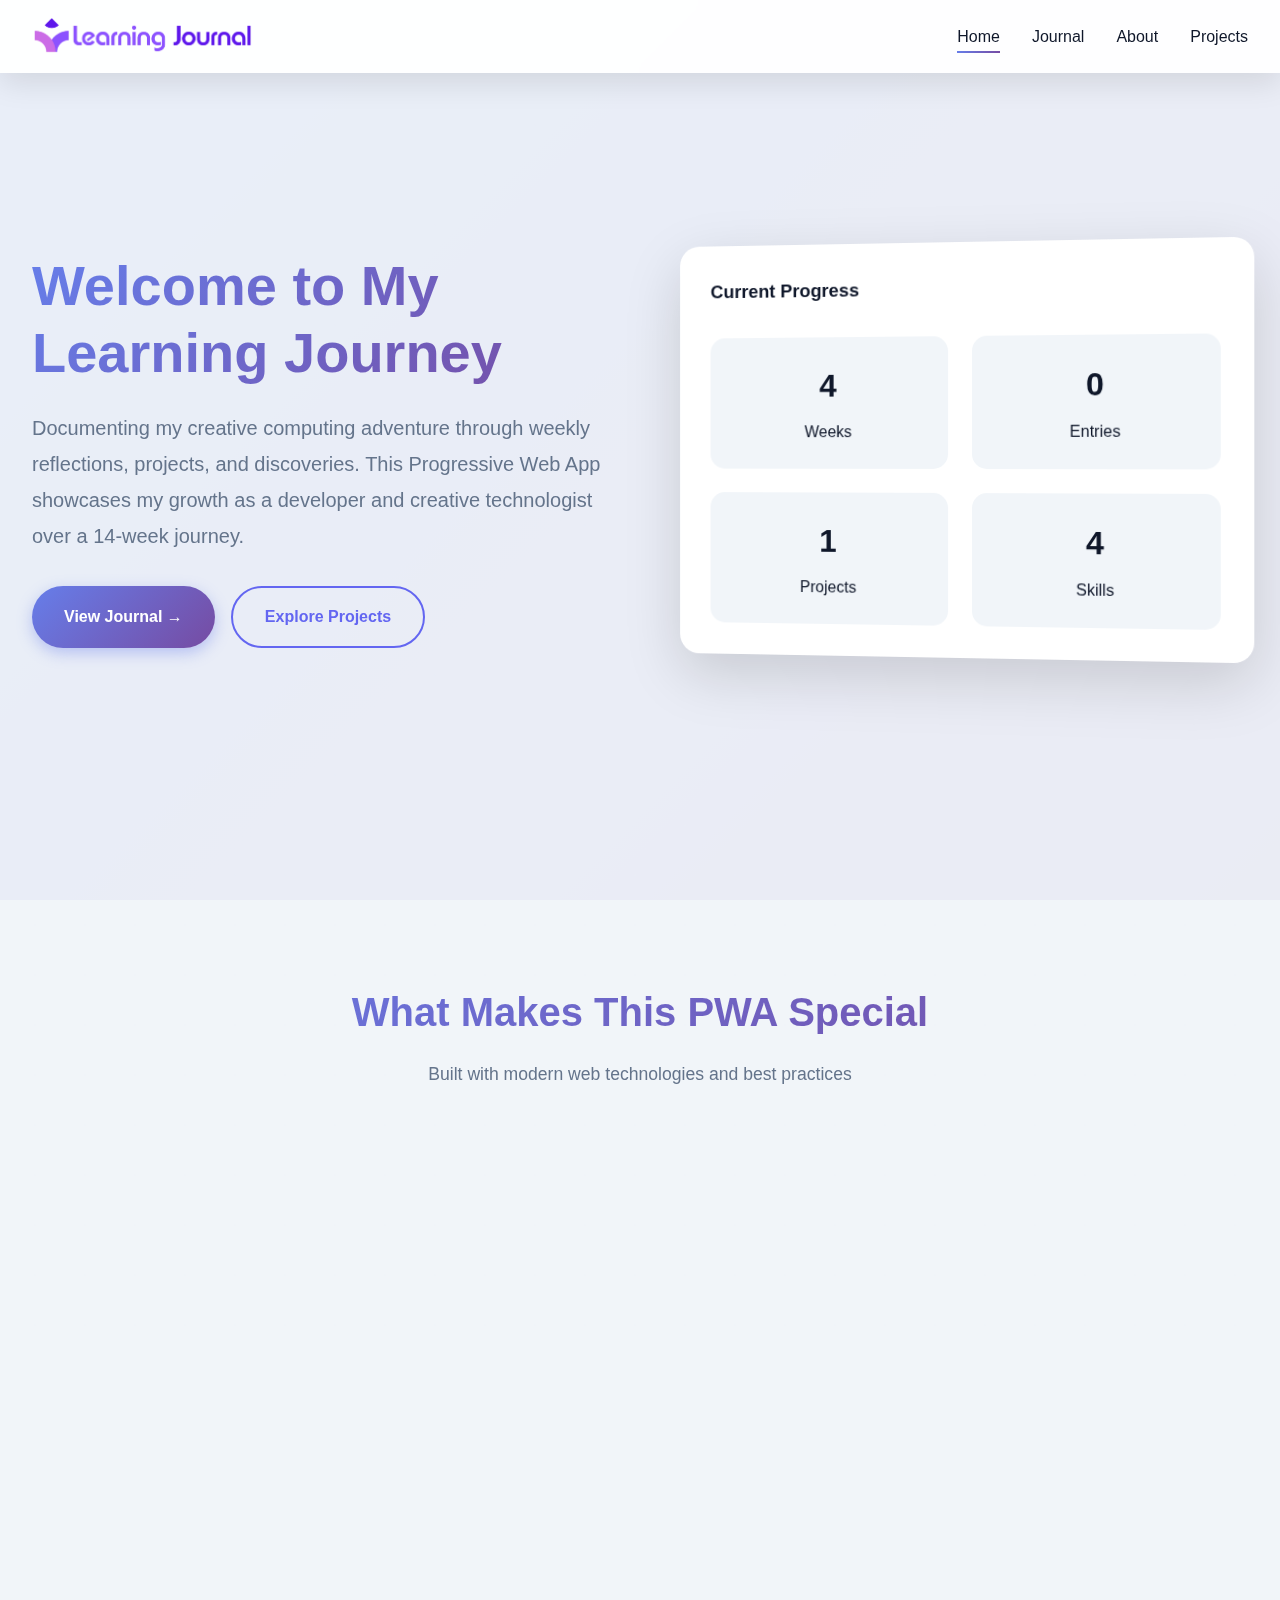
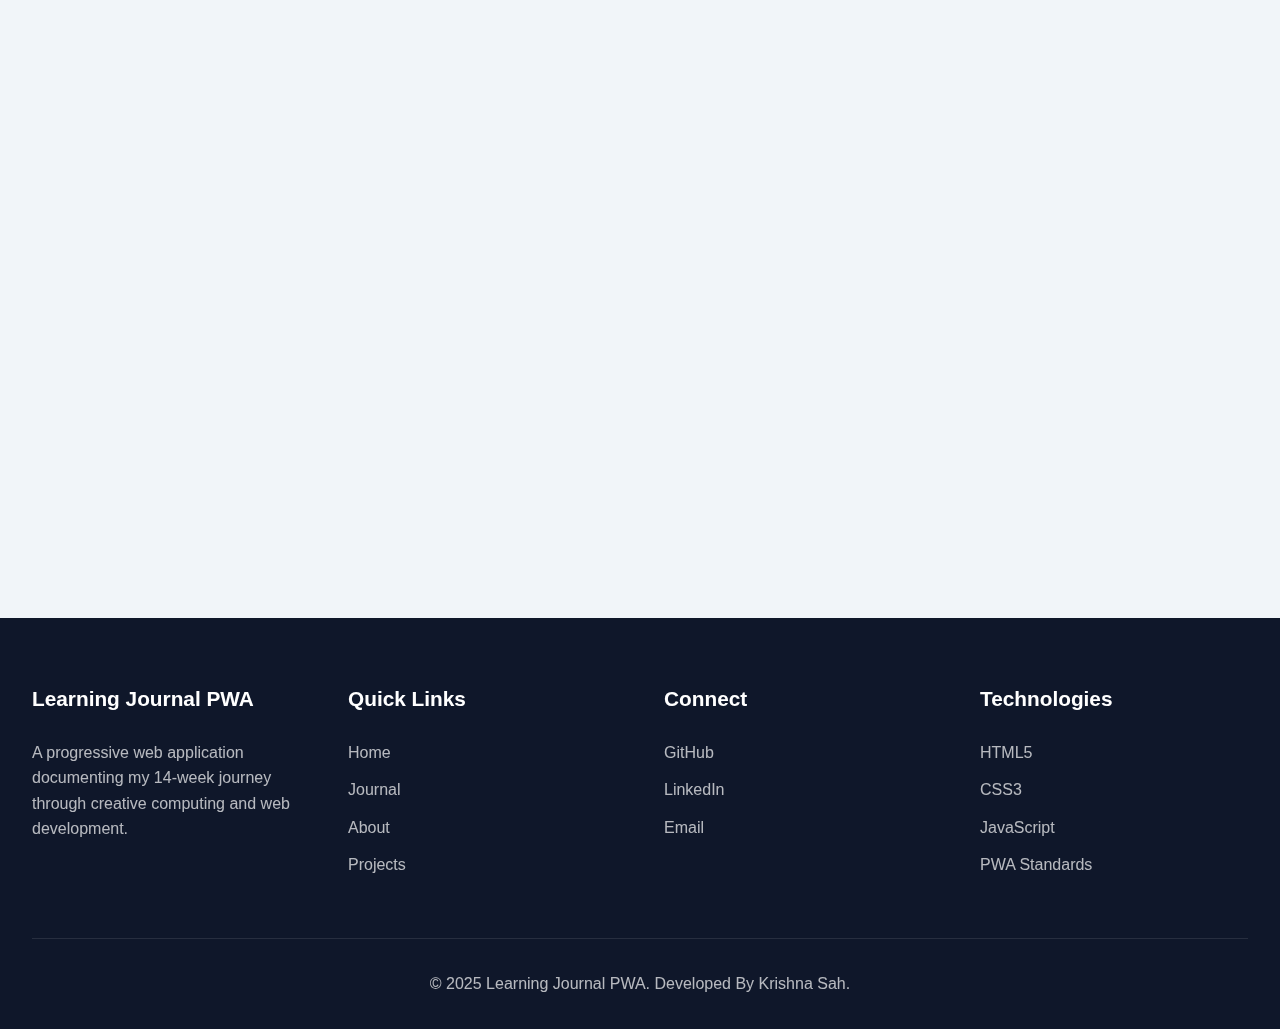
<file: index.html>
<!DOCTYPE html>
<html lang="en">
<head>
    <meta charset="UTF-8">
    <meta name="viewport" content="width=device-width, initial-scale=1.0">
    <meta name="description" content="Learning Journal PWA - My Creative Computing Journey">
    <title>Home - Learning Journal PWA</title>
    <link rel="stylesheet" href="css/style.css">
    <link rel="manifest" href="manifest.json" />
    <meta name="theme-color" content="#1976d2" />
    <meta name="apple-mobile-web-app-capable" content="yes" />
    <meta name="apple-mobile-web-app-status-bar-style" content="black-translucent" />
    <meta name="apple-mobile-web-app-title" content="LearningPWA" />
    <link rel="apple-touch-icon" href="images/icon-192.png" />
</head>
<body>
    <div class="bg-animated"></div>

    <!-- Navigation -->
    <nav id="navbar">
        <div class="nav-container">
            <a href="index.html" class="logo"><img src="images/logo.png" alt="LJ.PWA Logo" class="site-logo" style="height: 40px; width: auto; vertical-align: middle;" onerror="this.style.display='none';this.insertAdjacentHTML('afterend', 'LJ.PWA');"></a>
            <ul class="nav-links" id="navLinks">
                <li><a href="index.html" class="active">Home</a></li>
                <li><a href="journal.html">Journal</a></li>
                <li><a href="about.html">About</a></li>
                <li><a href="projects.html">Projects</a></li>
            </ul>
            <div class="menu-toggle" id="menuToggle">
                <span></span>
                <span></span>
                <span></span>
            </div>
        </div>
    </nav>

    <!-- Hero Section -->
    <section class="hero">
        <div class="hero-content">
            <div class="hero-text">
                <h1>Welcome to My Learning Journey</h1>
                <p class="subtitle">
                    Documenting my creative computing adventure through weekly reflections, 
                    projects, and discoveries. This Progressive Web App showcases my growth 
                    as a developer and creative technologist over a 14-week journey.
                </p>
                <div class="hero-buttons">
                    <a href="journal.html" class="btn btn-primary">
                        View Journal →
                    </a>
                    <a href="projects.html" class="btn btn-outline">
                        Explore Projects
                    </a>
                </div>
            </div>
            <div class="hero-visual">
                <div class="hero-card">
                    <h3 style="margin-bottom: 1rem; color: var(--dark);">Current Progress</h3>
                    <div class="stats-grid">
                        <div class="stat-item">
                            <span class="stat-number">14</span>
                            <span>Weeks</span>
                        </div>
                        <div class="stat-item">
                            <span class="stat-number">1</span>
                            <span>Entries</span>
                        </div>
                        <div class="stat-item">
                            <span class="stat-number">3</span>
                            <span>Projects</span>
                        </div>
                        <div class="stat-item">
                            <span class="stat-number">12+</span>
                            <span>Skills</span>
                        </div>
                    </div>
                </div>
            </div>
        </div>
    </section>

    <!-- Features Section -->
    <section id="features">
        <div class="section-header">
            <h2>What Makes This PWA Special</h2>
            <p>Built with modern web technologies and best practices</p>
        </div>
        <div class="features-grid">
            <div class="feature-card fade-in">
                <div class="feature-icon">📱</div>
                <h3>Mobile-First Design</h3>
                <p>Optimized for mobile devices with responsive layouts that adapt seamlessly to any screen size, ensuring a perfect experience on all devices.</p>
            </div>
            <div class="feature-card fade-in">
                <div class="feature-icon">⚡</div>
                <h3>Progressive Enhancement</h3>
                <p>Built progressively, starting with HTML and CSS foundations, then enhancing with JavaScript for richer, more interactive experiences.</p>
            </div>
            <div class="feature-card fade-in">
                <div class="feature-icon">🎨</div>
                <h3>Modern UI/UX</h3>
                <p>Contemporary design featuring smooth animations, vibrant gradients, and thoughtful interactive elements that create an engaging user experience.</p>
            </div>
            <div class="feature-card fade-in">
                <div class="feature-icon">📖</div>
                <h3>Learning Documentation</h3>
                <p>Comprehensive weekly journal entries capturing insights, challenges, breakthrough moments, and continuous growth throughout the learning journey.</p>
            </div>
            <div class="feature-card fade-in">
                <div class="feature-icon">💼</div>
                <h3>Portfolio Showcase</h3>
                <p>Professional presentation of projects with detailed descriptions, technical stacks, and links to live demos and source code repositories.</p>
            </div>
            <div class="feature-card fade-in">
                <div class="feature-icon">🔄</div>
                <h3>Version Controlled</h3>
                <p>All changes tracked in GitHub for complete transparency, collaboration opportunities, and a clear history of development progress.</p>
            </div>
        </div>
    </section>

    <!-- Footer -->
    <footer>
        <div class="footer-content">
            <div class="footer-section">
                <h3>Learning Journal PWA</h3>
                <p>A progressive web application documenting my 14-week journey through creative computing and web development.</p>
            </div>
            <div class="footer-section">
                <h3>Quick Links</h3>
                <a href="index.html">Home</a>
                <a href="journal.html">Journal</a>
                <a href="about.html">About</a>
                <a href="projects.html">Projects</a>
            </div>
            <div class="footer-section">
                <h3>Connect</h3>
                <a href="https://github.com/krishnasahnp/" target="_blank">GitHub</a>
                <a href="https://www.linkedin.com/in/krishna-sah/" target="_blank">LinkedIn</a>
                <a href="mailto:kr.krishna.np@gmail.com">Email</a>
            </div>
            <div class="footer-section">
                <h3>Technologies</h3>
                <p>HTML5</p>
                <p>CSS3</p>
                <p>JavaScript</p>
                <p>PWA Standards</p>
            </div>
        </div>
        <div class="footer-bottom">
            <p>&copy; 2025 Learning Journal PWA. Developed By Krishna Sah.</p>
        </div>
    </footer>

    <script src="js/main.js"></script>
</body>
</html>
</file>
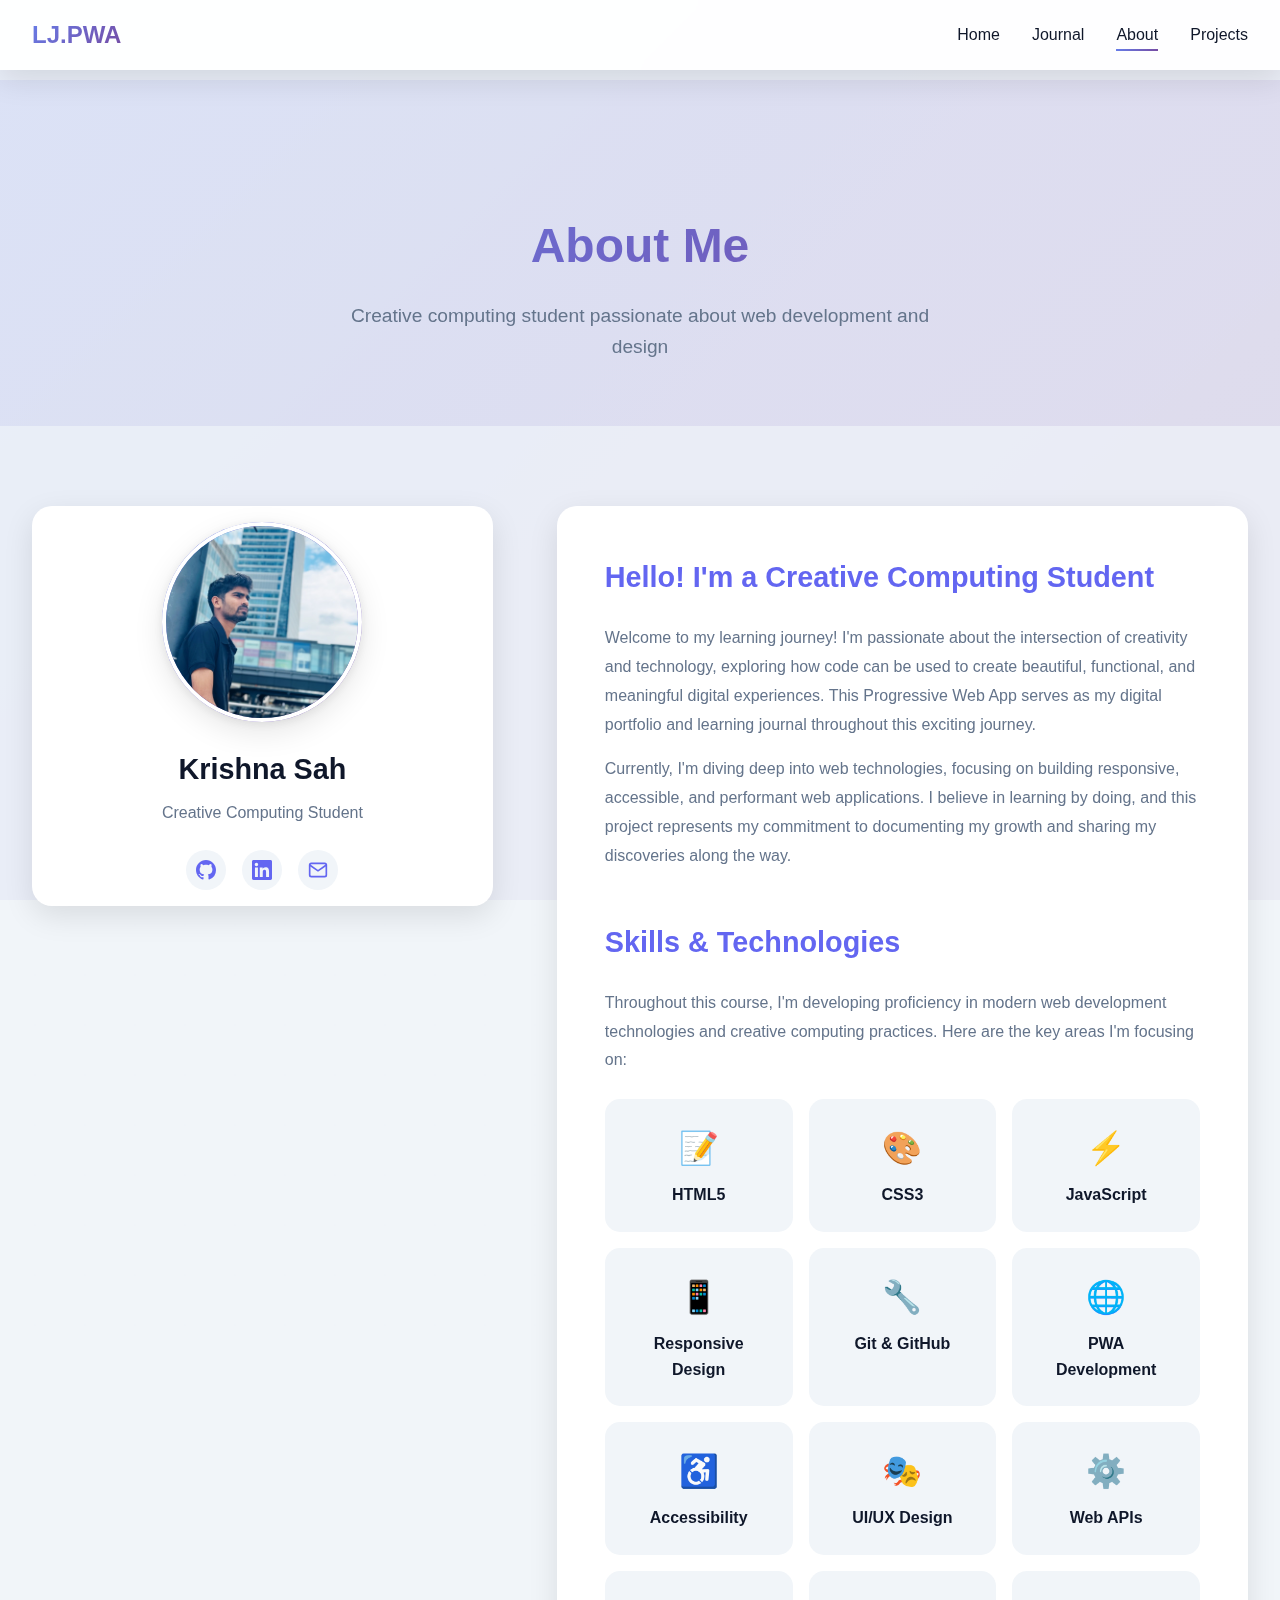
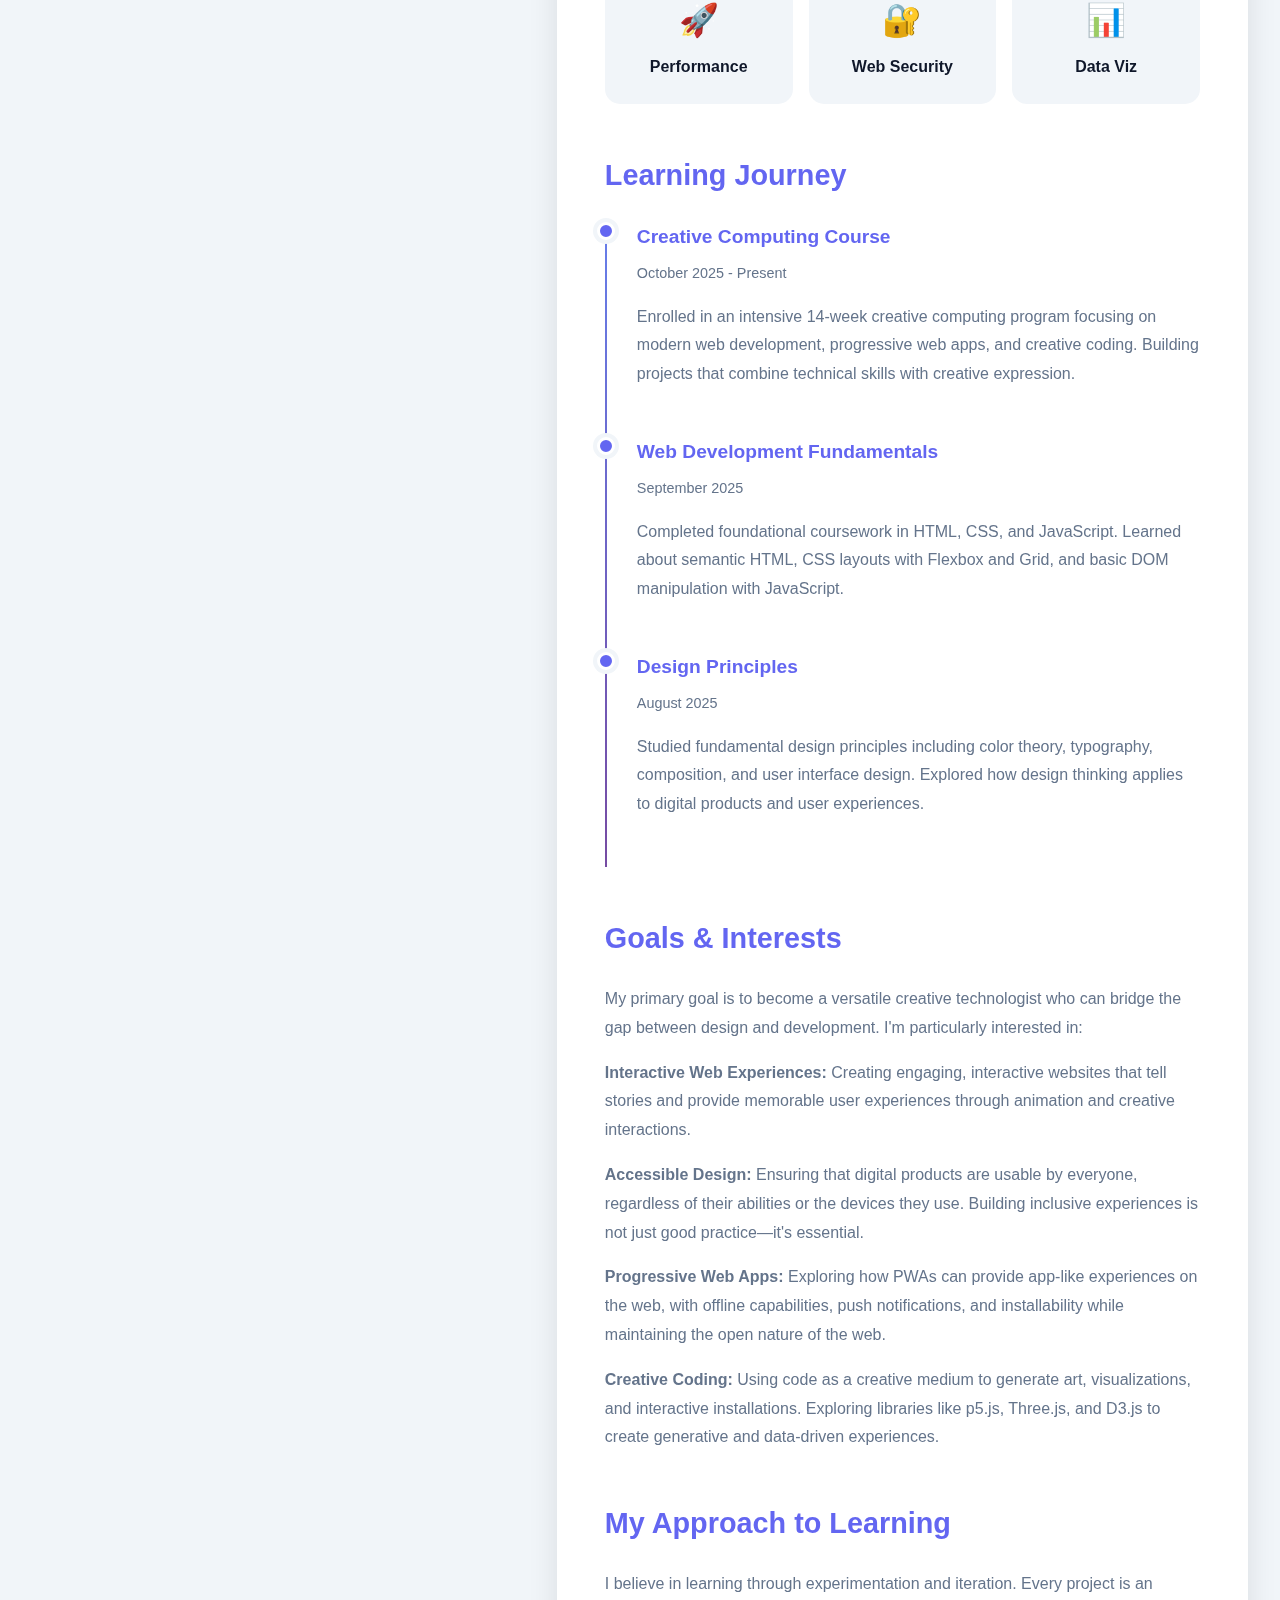
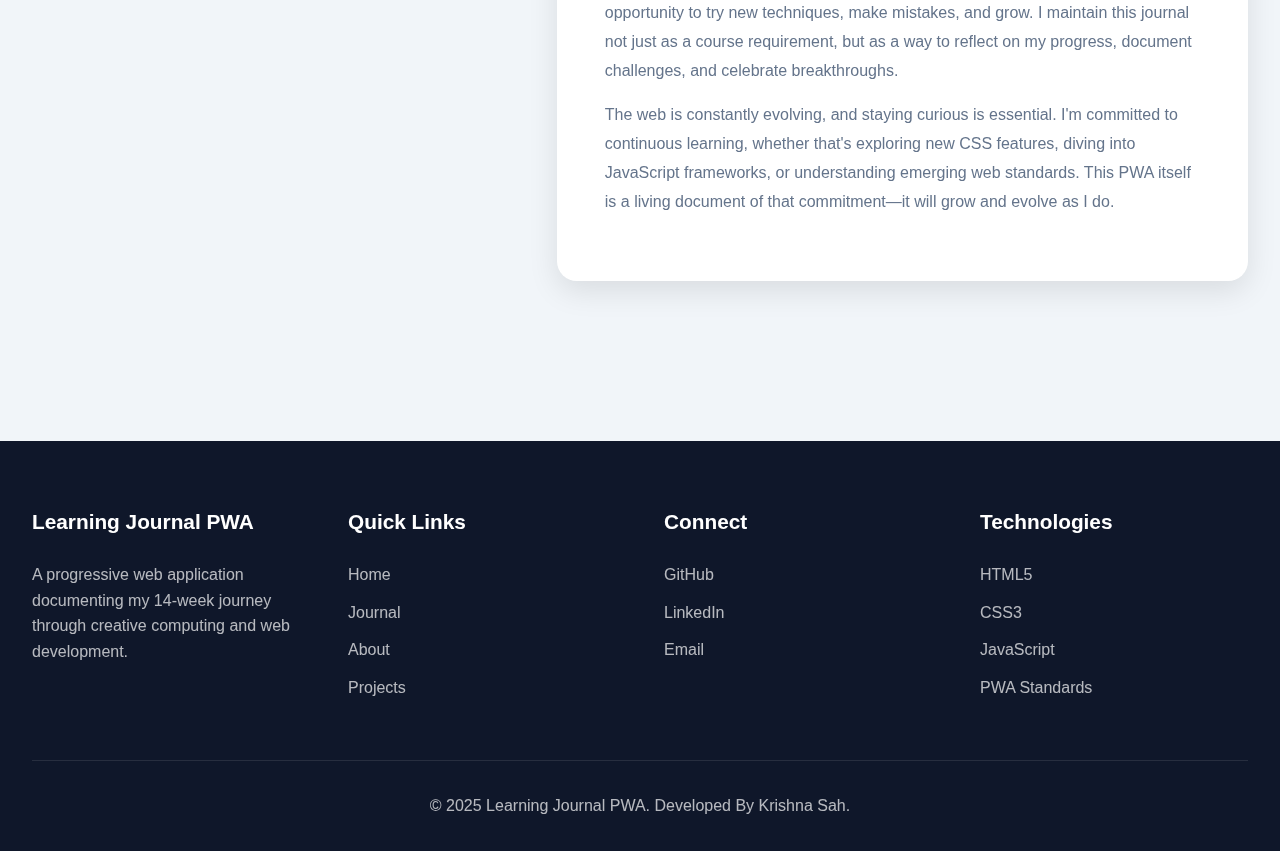
<file: about.html>
<!DOCTYPE html>
<html lang="en">
<head>
    <meta charset="UTF-8">
    <meta name="viewport" content="width=device-width, initial-scale=1.0">
    <meta name="description" content="About me - Creative computing student and developer">
    <title>About - Learning Journal PWA</title>
    <link rel="stylesheet" href="css/style.css">
    <link rel="manifest" href="/manifest.json" />
    <meta name="theme-color" content="#1976d2" />
    <meta name="apple-mobile-web-app-capable" content="yes" />
    <meta name="apple-mobile-web-app-status-bar-style" content="black-translucent" />
    <meta name="apple-mobile-web-app-title" content="LearningPWA" />
    <link rel="apple-touch-icon" href="images/icon-192.png" />
</head>
<body>
    <div class="bg-animated"></div>

    <!-- Navigation -->
    <nav id="navbar">
        <div class="nav-container">
            <a href="index.html" class="logo">LJ.PWA</a>
            <ul class="nav-links" id="navLinks">
                <li><a href="index.html">Home</a></li>
                <li><a href="journal.html">Journal</a></li>
                <li><a href="about.html" class="active">About</a></li>
                <li><a href="projects.html">Projects</a></li>
            </ul>
            <div class="menu-toggle" id="menuToggle">
                <span></span>
                <span></span>
                <span></span>
            </div>
        </div>
    </nav>

    <!-- Main Content -->
    <main>
        <!-- Page Header -->
        <div class="page-header">
            <h1>About Me</h1>
            <p>Creative computing student passionate about web development and design</p>
        </div>

        <!-- About Section -->
        <section>
            <div class="about-container">
                <!-- Profile Card -->
                <div class="profile-card fade-in">
                    <div class="profile-image"><img src="images/profile.jpeg" alt="Profile photo" class="profile-photo"></div>
                    <h2 class="profile-name">Krishna Sah</h2>
                    <p class="profile-title">Creative Computing Student</p>
                    <div class="social-links">
                        <a href="https://github.com/krishnasahnp/" class="social-link" target="_blank" title="GitHub">
                            <svg width="20" height="20" viewBox="0 0 24 24" fill="currentColor">
                                <path d="M12 0C5.37 0 0 5.37 0 12c0 5.31 3.435 9.795 8.205 11.385.6.105.825-.255.825-.57 0-.285-.015-1.23-.015-2.235-3.015.555-3.795-.735-4.035-1.41-.135-.345-.72-1.41-1.23-1.695-.42-.225-1.02-.78-.015-.795.945-.015 1.62.87 1.845 1.23 1.08 1.815 2.805 1.305 3.495.99.105-.78.42-1.305.765-1.605-2.67-.3-5.46-1.335-5.46-5.925 0-1.305.465-2.385 1.23-3.225-.12-.3-.54-1.53.12-3.18 0 0 1.005-.315 3.3 1.23.96-.27 1.98-.405 3-.405s2.04.135 3 .405c2.295-1.56 3.3-1.23 3.3-1.23.66 1.65.24 2.88.12 3.18.765.84 1.23 1.905 1.23 3.225 0 4.605-2.805 5.625-5.475 5.925.435.375.81 1.095.81 2.22 0 1.605-.015 2.895-.015 3.3 0 .315.225.69.825.57A12.02 12.02 0 0024 12c0-6.63-5.37-12-12-12z"/>
                            </svg>
                        </a>
                        <a href="https://www.linkedin.com/in/krishna-sah/" class="social-link" target="_blank" title="LinkedIn">
                            <svg width="20" height="20" viewBox="0 0 24 24" fill="currentColor">
                                <path d="M20.447 20.452h-3.554v-5.569c0-1.328-.027-3.037-1.852-3.037-1.853 0-2.136 1.445-2.136 2.939v5.667H9.351V9h3.414v1.561h.046c.477-.9 1.637-1.85 3.37-1.85 3.601 0 4.267 2.37 4.267 5.455v6.286zM5.337 7.433c-1.144 0-2.063-.926-2.063-2.065 0-1.138.92-2.063 2.063-2.063 1.14 0 2.064.925 2.064 2.063 0 1.139-.925 2.065-2.064 2.065zm1.782 13.019H3.555V9h3.564v11.452zM22.225 0H1.771C.792 0 0 .774 0 1.729v20.542C0 23.227.792 24 1.771 24h20.451C23.2 24 24 23.227 24 22.271V1.729C24 .774 23.2 0 22.222 0h.003z"/>
                            </svg>
                        </a>
                        <a href="mailto:kr.krishna.np@gmail.com" class="social-link" title="Email">
                            <svg width="20" height="20" viewBox="0 0 24 24" fill="none" stroke="currentColor" stroke-width="2">
                                <path d="M4 4h16c1.1 0 2 .9 2 2v12c0 1.1-.9 2-2 2H4c-1.1 0-2-.9-2-2V6c0-1.1.9-2 2-2z"/>
                                <polyline points="22,6 12,13 2,6"/>
                            </svg>
                        </a>
                    </div>
                </div>

                <!-- About Content -->
                <div class="about-content fade-in">
                    <!-- Introduction -->
                    <div class="about-section">
                        <h3>Hello! I'm a Creative Computing Student</h3>
                        <p>
                            Welcome to my learning journey! I'm passionate about the intersection of 
                            creativity and technology, exploring how code can be used to create beautiful, 
                            functional, and meaningful digital experiences. This Progressive Web App serves 
                            as my digital portfolio and learning journal throughout this exciting journey.
                        </p>
                        <p>
                            Currently, I'm diving deep into web technologies, focusing on building responsive, 
                            accessible, and performant web applications. I believe in learning by doing, and 
                            this project represents my commitment to documenting my growth and sharing my 
                            discoveries along the way.
                        </p>
                    </div>

                    <!-- Skills Section -->
                    <div class="about-section">
                        <h3>Skills & Technologies</h3>
                        <p>
                            Throughout this course, I'm developing proficiency in modern web development 
                            technologies and creative computing practices. Here are the key areas I'm 
                            focusing on:
                        </p>
                        <div class="skills-grid">
                            <div class="skill-item">
                                <span class="skill-icon">📝</span>
                                <span class="skill-name">HTML5</span>
                            </div>
                            <div class="skill-item">
                                <span class="skill-icon">🎨</span>
                                <span class="skill-name">CSS3</span>
                            </div>
                            <div class="skill-item">
                                <span class="skill-icon">⚡</span>
                                <span class="skill-name">JavaScript</span>
                            </div>
                            <div class="skill-item">
                                <span class="skill-icon">📱</span>
                                <span class="skill-name">Responsive Design</span>
                            </div>
                            <div class="skill-item">
                                <span class="skill-icon">🔧</span>
                                <span class="skill-name">Git & GitHub</span>
                            </div>
                            <div class="skill-item">
                                <span class="skill-icon">🌐</span>
                                <span class="skill-name">PWA Development</span>
                            </div>
                            <div class="skill-item">
                                <span class="skill-icon">♿</span>
                                <span class="skill-name">Accessibility</span>
                            </div>
                            <div class="skill-item">
                                <span class="skill-icon">🎭</span>
                                <span class="skill-name">UI/UX Design</span>
                            </div>
                            <div class="skill-item">
                                <span class="skill-icon">⚙️</span>
                                <span class="skill-name">Web APIs</span>
                            </div>
                            <div class="skill-item">
                                <span class="skill-icon">🚀</span>
                                <span class="skill-name">Performance</span>
                            </div>
                            <div class="skill-item">
                                <span class="skill-icon">🔐</span>
                                <span class="skill-name">Web Security</span>
                            </div>
                            <div class="skill-item">
                                <span class="skill-icon">📊</span>
                                <span class="skill-name">Data Viz</span>
                            </div>
                        </div>
                    </div>

                    <!-- Education Timeline -->
                    <div class="about-section">
                        <h3>Learning Journey</h3>
                        <div class="timeline">
                            <div class="timeline-item">
                                <div class="timeline-content">
                                    <h4>Creative Computing Course</h4>
                                    <p class="timeline-date">October 2025 - Present</p>
                                    <p>
                                        Enrolled in an intensive 14-week creative computing program focusing on 
                                        modern web development, progressive web apps, and creative coding. Building 
                                        projects that combine technical skills with creative expression.
                                    </p>
                                </div>
                            </div>
                            <div class="timeline-item">
                                <div class="timeline-content">
                                    <h4>Web Development Fundamentals</h4>
                                    <p class="timeline-date">September 2025</p>
                                    <p>
                                        Completed foundational coursework in HTML, CSS, and JavaScript. Learned 
                                        about semantic HTML, CSS layouts with Flexbox and Grid, and basic DOM 
                                        manipulation with JavaScript.
                                    </p>
                                </div>
                            </div>
                            <div class="timeline-item">
                                <div class="timeline-content">
                                    <h4>Design Principles</h4>
                                    <p class="timeline-date">August 2025</p>
                                    <p>
                                        Studied fundamental design principles including color theory, typography, 
                                        composition, and user interface design. Explored how design thinking applies 
                                        to digital products and user experiences.
                                    </p>
                                </div>
                            </div>
                        </div>
                    </div>

                    <!-- Goals & Interests -->
                    <div class="about-section">
                        <h3>Goals & Interests</h3>
                        <p>
                            My primary goal is to become a versatile creative technologist who can bridge the 
                            gap between design and development. I'm particularly interested in:
                        </p>
                        <p>
                            <strong>Interactive Web Experiences:</strong> Creating engaging, interactive websites 
                            that tell stories and provide memorable user experiences through animation and creative 
                            interactions.
                        </p>
                        <p>
                            <strong>Accessible Design:</strong> Ensuring that digital products are usable by 
                            everyone, regardless of their abilities or the devices they use. Building inclusive 
                            experiences is not just good practice—it's essential.
                        </p>
                        <p>
                            <strong>Progressive Web Apps:</strong> Exploring how PWAs can provide app-like 
                            experiences on the web, with offline capabilities, push notifications, and installability 
                            while maintaining the open nature of the web.
                        </p>
                        <p>
                            <strong>Creative Coding:</strong> Using code as a creative medium to generate art, 
                            visualizations, and interactive installations. Exploring libraries like p5.js, Three.js, 
                            and D3.js to create generative and data-driven experiences.
                        </p>
                    </div>

                    <!-- Philosophy -->
                    <div class="about-section">
                        <h3>My Approach to Learning</h3>
                        <p>
                            I believe in learning through experimentation and iteration. Every project is an 
                            opportunity to try new techniques, make mistakes, and grow. I maintain this journal 
                            not just as a course requirement, but as a way to reflect on my progress, document 
                            challenges, and celebrate breakthroughs.
                        </p>
                        <p>
                            The web is constantly evolving, and staying curious is essential. I'm committed to 
                            continuous learning, whether that's exploring new CSS features, diving into JavaScript 
                            frameworks, or understanding emerging web standards. This PWA itself is a living 
                            document of that commitment—it will grow and evolve as I do.
                        </p>
                    </div>
                </div>
            </div>
        </section>
    </main>

   <!-- Footer -->
   <footer>
    <div class="footer-content">
        <div class="footer-section">
            <h3>Learning Journal PWA</h3>
            <p>A progressive web application documenting my 14-week journey through creative computing and web development.</p>
        </div>
        <div class="footer-section">
            <h3>Quick Links</h3>
            <a href="index.html">Home</a>
            <a href="journal.html">Journal</a>
            <a href="about.html">About</a>
            <a href="projects.html">Projects</a>
        </div>
        <div class="footer-section">
            <h3>Connect</h3>
            <a href="https://github.com/krishnasahnp/" target="_blank">GitHub</a>
            <a href="https://www.linkedin.com/in/krishna-sah/" target="_blank">LinkedIn</a>
            <a href="mailto:kr.krishna.np@gmail.com">Email</a>
        </div>
        <div class="footer-section">
            <h3>Technologies</h3>
            <p>HTML5</p>
            <p>CSS3</p>
            <p>JavaScript</p>
            <p>PWA Standards</p>
        </div>
    </div>
    <div class="footer-bottom">
        <p>&copy; 2025 Learning Journal PWA. Developed By Krishna Sah.</p>
    </div>
</footer>

    <script src="js/main.js"></script>
</body>
</html>
</file>
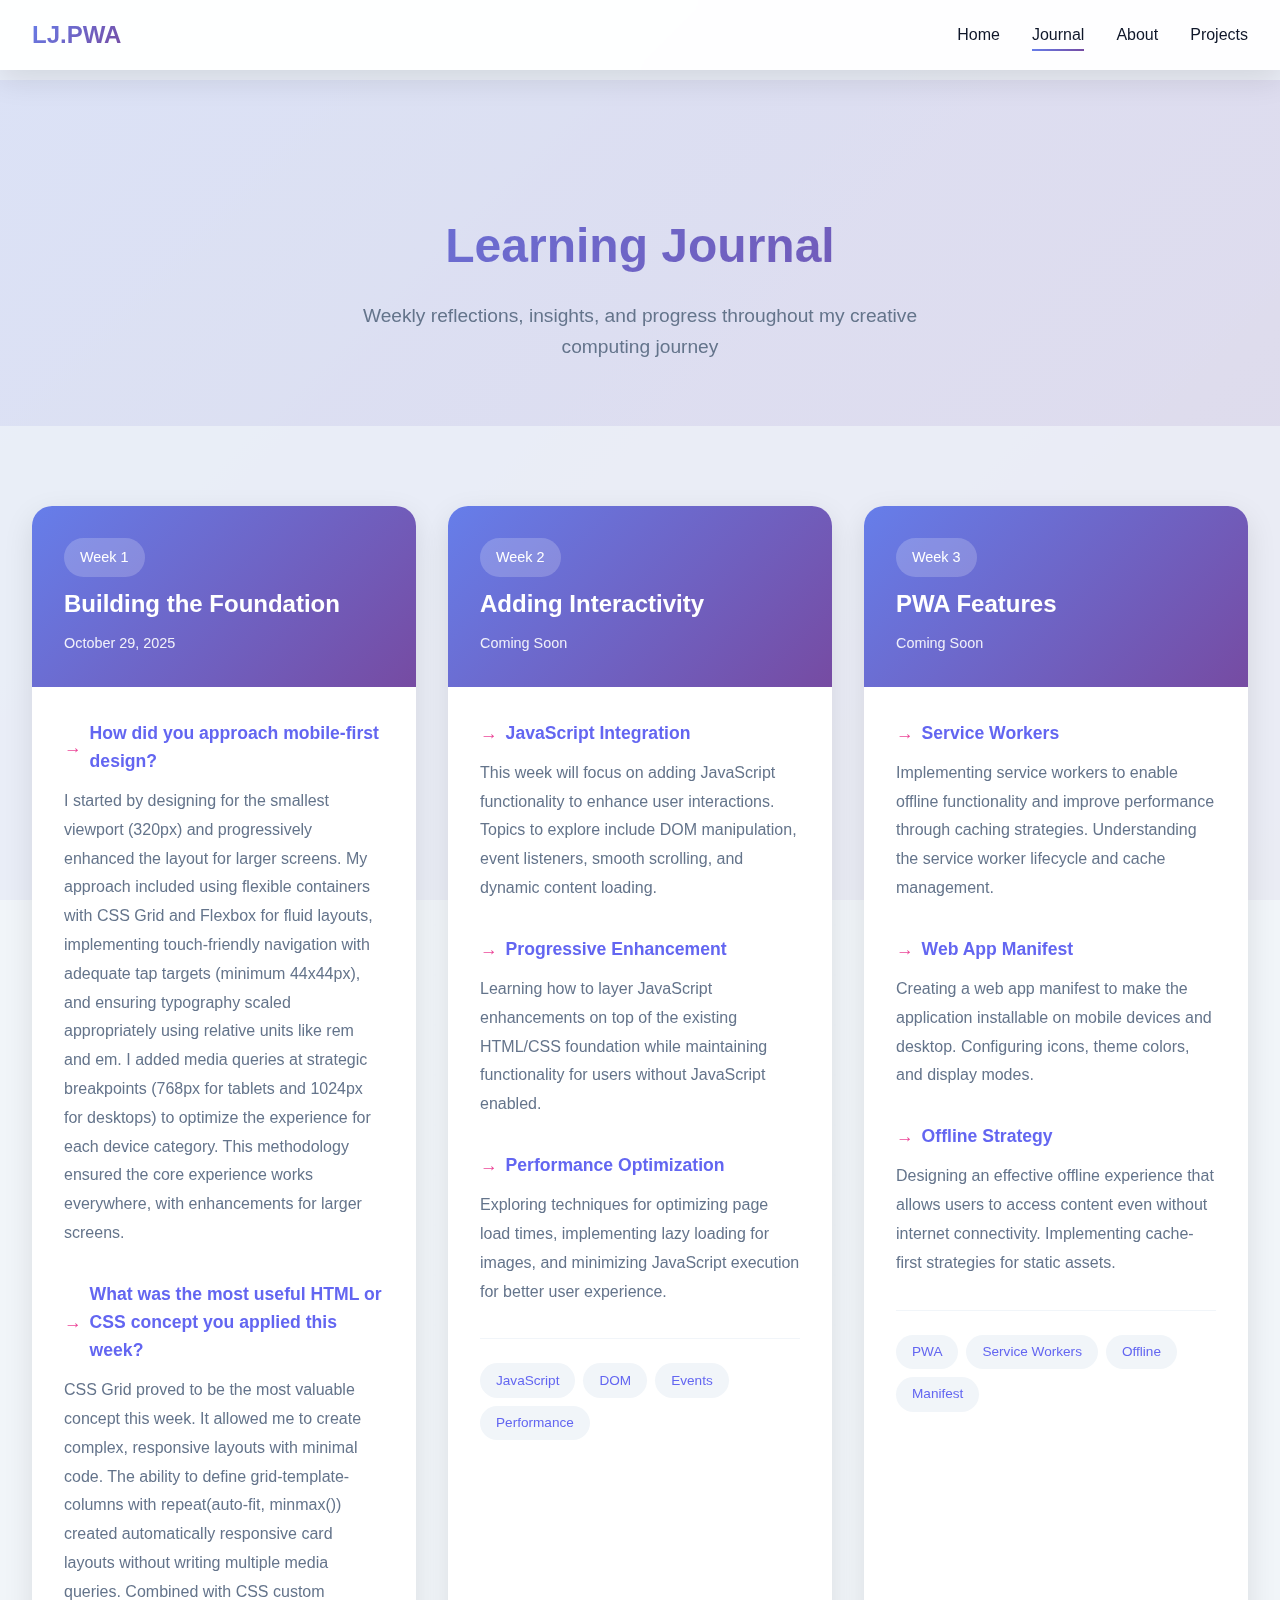
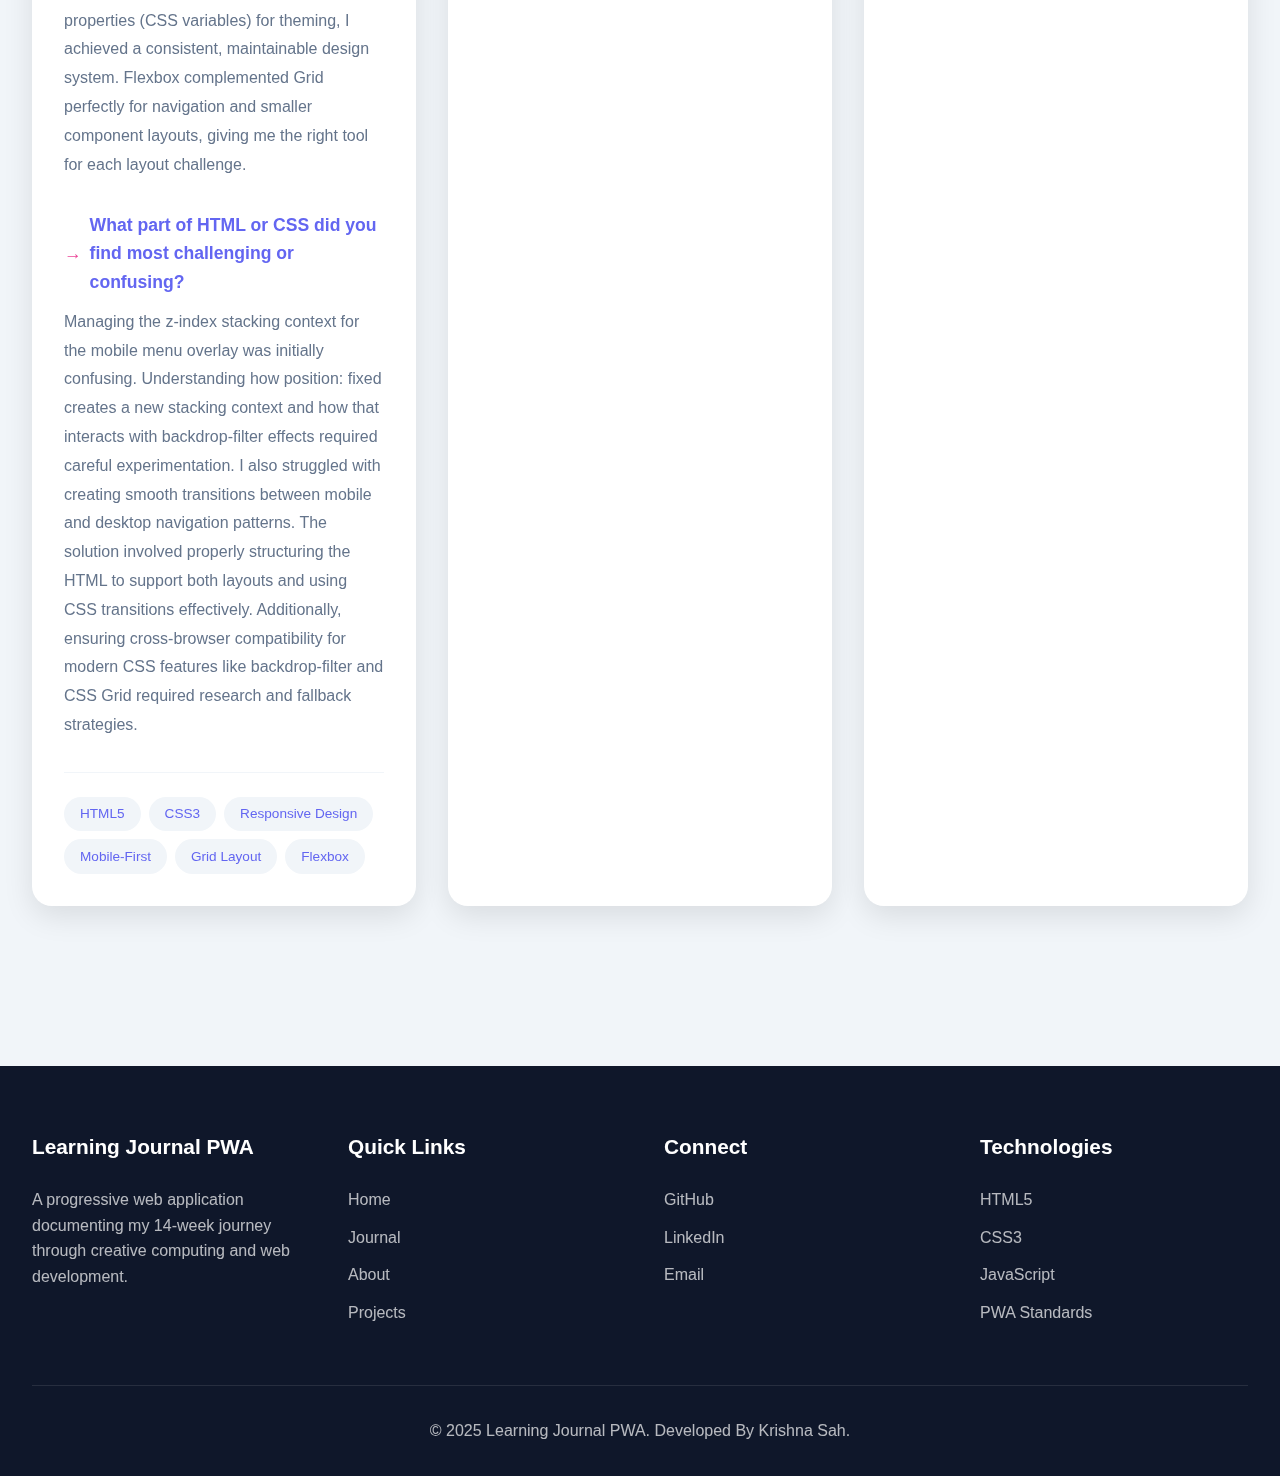
<file: journal.html>
<!DOCTYPE html>
<html lang="en">
<head>
    <meta charset="UTF-8">
    <meta name="viewport" content="width=device-width, initial-scale=1.0">
    <meta name="description" content="Weekly learning journal entries documenting my creative computing journey">
    <title>Journal - Learning Journal PWA</title>
    <link rel="stylesheet" href="css/style.css">
    <link rel="manifest" href="/manifest.json" />
    <meta name="theme-color" content="#1976d2" />
    <meta name="apple-mobile-web-app-capable" content="yes" />
    <meta name="apple-mobile-web-app-status-bar-style" content="black-translucent" />
    <meta name="apple-mobile-web-app-title" content="LearningPWA" />
    <link rel="apple-touch-icon" href="images/icon-192.png" />
</head>
<body>
    <div class="bg-animated"></div>

    <!-- Navigation -->
    <nav id="navbar">
        <div class="nav-container">
            <a href="index.html" class="logo">LJ.PWA</a>
            <ul class="nav-links" id="navLinks">
                <li><a href="index.html">Home</a></li>
                <li><a href="journal.html" class="active">Journal</a></li>
                <li><a href="about.html">About</a></li>
                <li><a href="projects.html">Projects</a></li>
            </ul>
            <div class="menu-toggle" id="menuToggle">
                <span></span>
                <span></span>
                <span></span>
            </div>
        </div>
    </nav>

    <!-- Main Content -->
    <main>
        <!-- Page Header -->
        <div class="page-header">
            <h1>Learning Journal</h1>
            <p>Weekly reflections, insights, and progress throughout my creative computing journey</p>
        </div>

        <!-- Journal Entries Section -->
        <section>
            <div class="journal-grid">
                <!-- Week 1 Entry -->
                <div class="journal-card fade-in">
                    <div class="journal-header">
                        <span class="week-badge">Week 1</span>
                        <h3>Building the Foundation</h3>
                        <p class="journal-date">October 29, 2025</p>
                    </div>
                    <div class="journal-body">
                        <div class="journal-question">
                            <h4>How did you approach mobile-first design?</h4>
                            <p>
                                I started by designing for the smallest viewport (320px) and progressively 
                                enhanced the layout for larger screens. My approach included using flexible 
                                containers with CSS Grid and Flexbox for fluid layouts, implementing 
                                touch-friendly navigation with adequate tap targets (minimum 44x44px), and 
                                ensuring typography scaled appropriately using relative units like rem and em. 
                                I added media queries at strategic breakpoints (768px for tablets and 1024px 
                                for desktops) to optimize the experience for each device category. This 
                                methodology ensured the core experience works everywhere, with enhancements 
                                for larger screens.
                            </p>
                        </div>
                        <div class="journal-question">
                            <h4>What was the most useful HTML or CSS concept you applied this week?</h4>
                            <p>
                                CSS Grid proved to be the most valuable concept this week. It allowed me to 
                                create complex, responsive layouts with minimal code. The ability to define 
                                grid-template-columns with repeat(auto-fit, minmax()) created automatically 
                                responsive card layouts without writing multiple media queries. Combined with 
                                CSS custom properties (CSS variables) for theming, I achieved a consistent, 
                                maintainable design system. Flexbox complemented Grid perfectly for navigation 
                                and smaller component layouts, giving me the right tool for each layout challenge.
                            </p>
                        </div>
                        <div class="journal-question">
                            <h4>What part of HTML or CSS did you find most challenging or confusing?</h4>
                            <p>
                                Managing the z-index stacking context for the mobile menu overlay was initially 
                                confusing. Understanding how position: fixed creates a new stacking context and 
                                how that interacts with backdrop-filter effects required careful experimentation. 
                                I also struggled with creating smooth transitions between mobile and desktop 
                                navigation patterns. The solution involved properly structuring the HTML to 
                                support both layouts and using CSS transitions effectively. Additionally, 
                                ensuring cross-browser compatibility for modern CSS features like backdrop-filter 
                                and CSS Grid required research and fallback strategies.
                            </p>
                        </div>
                        <div class="journal-tags">
                            <span class="tag">HTML5</span>
                            <span class="tag">CSS3</span>
                            <span class="tag">Responsive Design</span>
                            <span class="tag">Mobile-First</span>
                            <span class="tag">Grid Layout</span>
                            <span class="tag">Flexbox</span>
                        </div>
                    </div>
                </div>

                <!-- Week 2 Entry - Placeholder -->
                <div class="journal-card fade-in">
                    <div class="journal-header">
                        <span class="week-badge">Week 2</span>
                        <h3>Adding Interactivity</h3>
                        <p class="journal-date">Coming Soon</p>
                    </div>
                    <div class="journal-body">
                        <div class="journal-question">
                            <h4>JavaScript Integration</h4>
                            <p>
                                This week will focus on adding JavaScript functionality to enhance user 
                                interactions. Topics to explore include DOM manipulation, event listeners, 
                                smooth scrolling, and dynamic content loading.
                            </p>
                        </div>
                        <div class="journal-question">
                            <h4>Progressive Enhancement</h4>
                            <p>
                                Learning how to layer JavaScript enhancements on top of the existing HTML/CSS 
                                foundation while maintaining functionality for users without JavaScript enabled.
                            </p>
                        </div>
                        <div class="journal-question">
                            <h4>Performance Optimization</h4>
                            <p>
                                Exploring techniques for optimizing page load times, implementing lazy loading 
                                for images, and minimizing JavaScript execution for better user experience.
                            </p>
                        </div>
                        <div class="journal-tags">
                            <span class="tag">JavaScript</span>
                            <span class="tag">DOM</span>
                            <span class="tag">Events</span>
                            <span class="tag">Performance</span>
                        </div>
                    </div>
                </div>

                <!-- Week 3 Entry - Placeholder -->
                <div class="journal-card fade-in">
                    <div class="journal-header">
                        <span class="week-badge">Week 3</span>
                        <h3>PWA Features</h3>
                        <p class="journal-date">Coming Soon</p>
                    </div>
                    <div class="journal-body">
                        <div class="journal-question">
                            <h4>Service Workers</h4>
                            <p>
                                Implementing service workers to enable offline functionality and improve 
                                performance through caching strategies. Understanding the service worker 
                                lifecycle and cache management.
                            </p>
                        </div>
                        <div class="journal-question">
                            <h4>Web App Manifest</h4>
                            <p>
                                Creating a web app manifest to make the application installable on mobile 
                                devices and desktop. Configuring icons, theme colors, and display modes.
                            </p>
                        </div>
                        <div class="journal-question">
                            <h4>Offline Strategy</h4>
                            <p>
                                Designing an effective offline experience that allows users to access content 
                                even without internet connectivity. Implementing cache-first strategies for 
                                static assets.
                            </p>
                        </div>
                        <div class="journal-tags">
                            <span class="tag">PWA</span>
                            <span class="tag">Service Workers</span>
                            <span class="tag">Offline</span>
                            <span class="tag">Manifest</span>
                        </div>
                    </div>
                </div>
            </div>
        </section>
    </main>

    <!-- Footer -->
    <footer>
        <div class="footer-content">
            <div class="footer-section">
                <h3>Learning Journal PWA</h3>
                <p>A progressive web application documenting my 14-week journey through creative computing and web development.</p>
            </div>
            <div class="footer-section">
                <h3>Quick Links</h3>
                <a href="index.html">Home</a>
                <a href="journal.html">Journal</a>
                <a href="about.html">About</a>
                <a href="projects.html">Projects</a>
            </div>
            <div class="footer-section">
                <h3>Connect</h3>
                <a href="https://github.com/krishnasahnp/" target="_blank">GitHub</a>
                <a href="https://www.linkedin.com/in/krishna-sah/" target="_blank">LinkedIn</a>
                <a href="mailto:kr.krishna.np@gmail.com">Email</a>
            </div>
            <div class="footer-section">
                <h3>Technologies</h3>
                <p>HTML5</p>
                <p>CSS3</p>
                <p>JavaScript</p>
                <p>PWA Standards</p>
            </div>
        </div>
        <div class="footer-bottom">
            <p>&copy; 2025 Learning Journal PWA. Developed By Krishna Sah.</p>
        </div>
    </footer>

    <script src="js/main.js"></script>
</body>
</html>
</file>
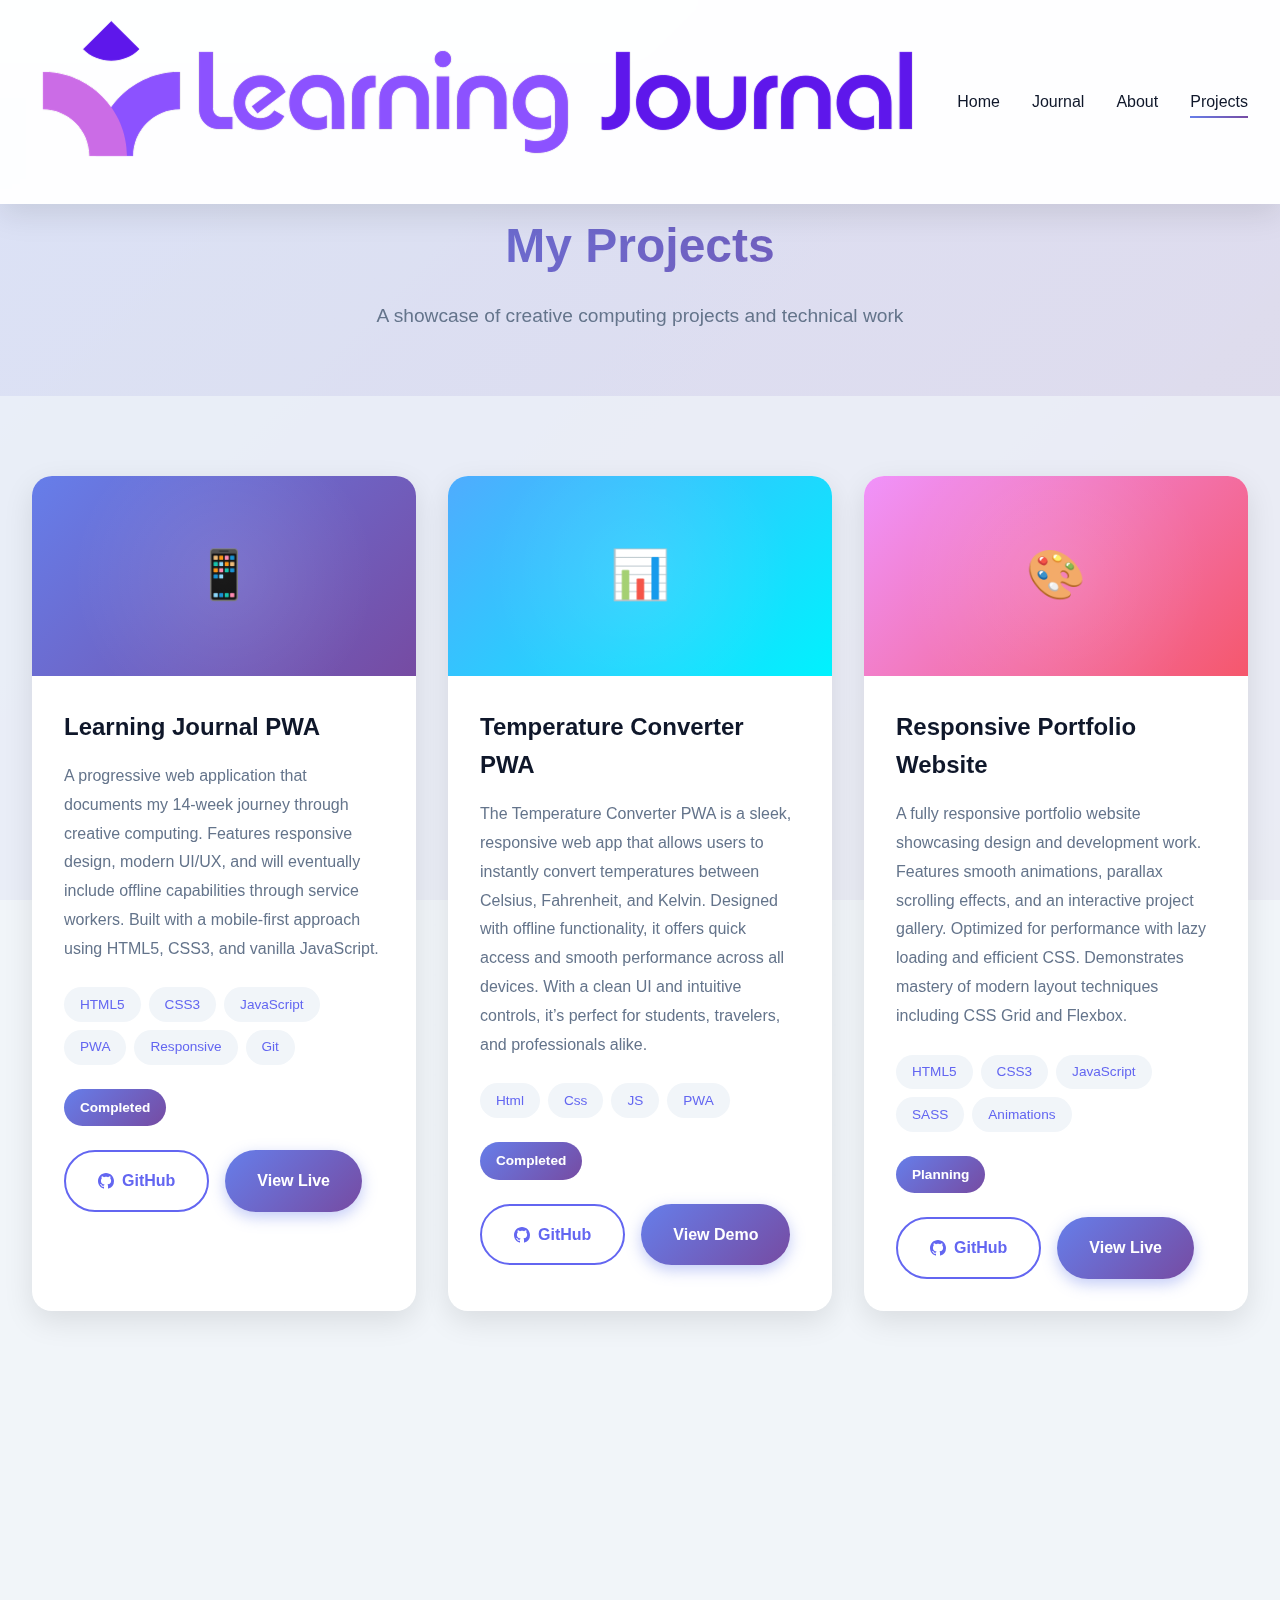
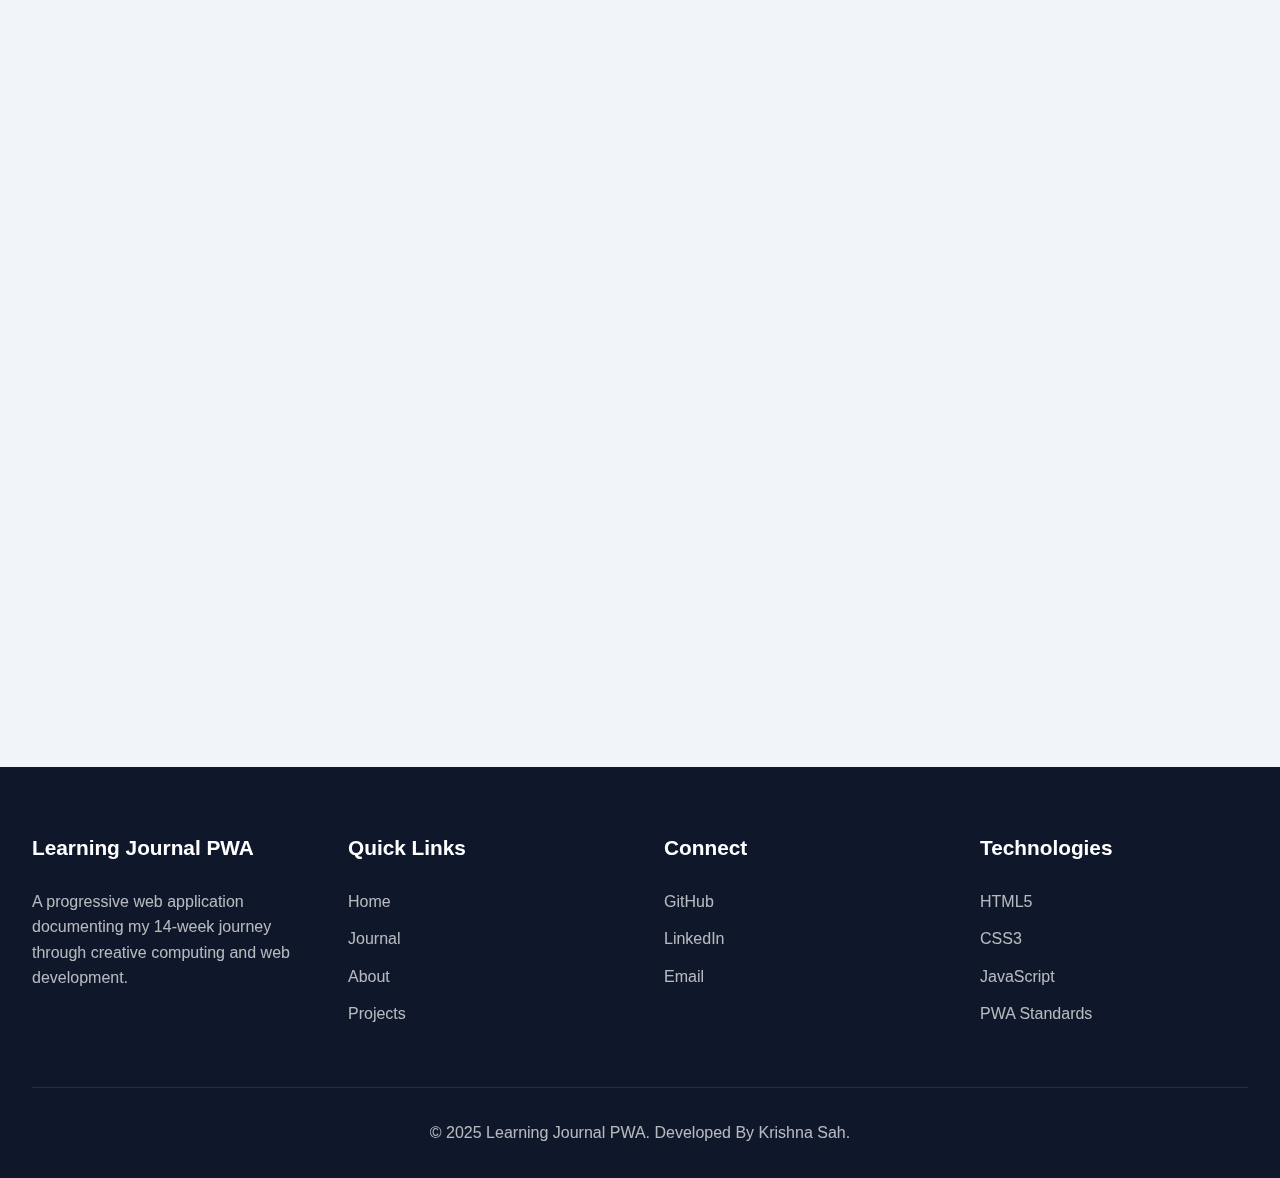
<file: projects.html>
<!DOCTYPE html>
<html lang="en">
<head>
    <meta charset="UTF-8">
    <meta name="viewport" content="width=device-width, initial-scale=1.0">
    <meta name="description" content="Showcase of my creative computing projects and work">
    <title>Projects - Learning Journal PWA</title>
    <link rel="stylesheet" href="css/style.css">
    <link rel="manifest" href="/manifest.json" />
    <meta name="theme-color" content="#1976d2" />
    <meta name="apple-mobile-web-app-capable" content="yes" />
    <meta name="apple-mobile-web-app-status-bar-style" content="black-translucent" />
    <meta name="apple-mobile-web-app-title" content="LearningPWA" />
    <link rel="apple-touch-icon" href="images/icon-192.png" />
</head>
<body>
    <div class="bg-animated"></div>

    <!-- Navigation -->
    <nav id="navbar">
        <div class="nav-container">
            <a href="index.html" class="logo"><img src="images/logo.png" alt="LJ.PWA Logo" class="site-logo" onerror="this.style.display='none';this.insertAdjacentHTML('afterend', 'LJ.PWA');"></a>
            <ul class="nav-links" id="navLinks">
                <li><a href="index.html">Home</a></li>
                <li><a href="journal.html">Journal</a></li>
                <li><a href="about.html">About</a></li>
                <li><a href="projects.html" class="active">Projects</a></li>
            </ul>
            <div class="menu-toggle" id="menuToggle">
                <span></span>
                <span></span>
                <span></span>
            </div>
        </div>
    </nav>

    <!-- Main Content -->
    <main>
        <!-- Page Header -->
        <div class="page-header">
            <h1>My Projects</h1>
            <p>A showcase of creative computing projects and technical work</p>
        </div>

        <!-- Projects Section -->
        <section>
            <div class="projects-grid">
                <!-- Project 1: Learning Journal PWA -->
                <div class="project-card fade-in">
                    <div class="project-image">
                        📱
                    </div>
                    <div class="project-content">
                        <h3>Learning Journal PWA</h3>
                        <p class="project-description">
                            A progressive web application that documents my 14-week journey through creative 
                            computing. Features responsive design, modern UI/UX, and will eventually include 
                            offline capabilities through service workers. Built with a mobile-first approach 
                            using HTML5, CSS3, and vanilla JavaScript.
                        </p>
                        <div class="tech-stack">
                            <span class="tech-tag">HTML5</span>
                            <span class="tech-tag">CSS3</span>
                            <span class="tech-tag">JavaScript</span>
                            <span class="tech-tag">PWA</span>
                            <span class="tech-tag">Responsive</span>
                            <span class="tech-tag">Git</span>
                        </div>
                        <span class="project-status">Completed</span>
                        <div class="project-links">
                            <a href="https://github.com/krishnasahnp/LearningJournal/" class="btn btn-outline" target="_blank">
                                <svg width="16" height="16" viewBox="0 0 24 24" fill="currentColor">
                                    <path d="M12 0C5.37 0 0 5.37 0 12c0 5.31 3.435 9.795 8.205 11.385.6.105.825-.255.825-.57 0-.285-.015-1.23-.015-2.235-3.015.555-3.795-.735-4.035-1.41-.135-.345-.72-1.41-1.23-1.695-.42-.225-1.02-.78-.015-.795.945-.015 1.62.87 1.845 1.23 1.08 1.815 2.805 1.305 3.495.99.105-.78.42-1.305.765-1.605-2.67-.3-5.46-1.335-5.46-5.925 0-1.305.465-2.385 1.23-3.225-.12-.3-.54-1.53.12-3.18 0 0 1.005-.315 3.3 1.23.96-.27 1.98-.405 3-.405s2.04.135 3 .405c2.295-1.56 3.3-1.23 3.3-1.23.66 1.65.24 2.88.12 3.18.765.84 1.23 1.905 1.23 3.225 0 4.605-2.805 5.625-5.475 5.925.435.375.81 1.095.81 2.22 0 1.605-.015 2.895-.015 3.3 0 .315.225.69.825.57A12.02 12.02 0 0024 12c0-6.63-5.37-12-12-12z"/>
                                </svg>
                                GitHub
                            </a>
                            <a href="https://krishnasahnp.github.io/LearningJournal/index.html" class="btn btn-primary">
                                View Live
                            </a>
                        </div>
                    </div>
                </div>

                <!-- Project 2: Interactive Data Visualization -->
                <div class="project-card fade-in">
                    <div class="project-image" style="background: linear-gradient(135deg, #4facfe 0%, #00f2fe 100%);">
                        📊
                    </div>
                    <div class="project-content">
                        <h3>Temperature Converter PWA</h3>
                        <p class="project-description">
                            The Temperature Converter PWA is a sleek, responsive web app that allows users to instantly convert temperatures between Celsius, Fahrenheit, and Kelvin. Designed with offline functionality, it offers quick access and smooth performance across all devices. With a clean UI and intuitive controls, it’s perfect for students, travelers, and professionals alike.
                        </p>
                        <div class="tech-stack">
                            <span class="tech-tag">Html</span>
                            <span class="tech-tag">Css</span>
                            <span class="tech-tag">JS</span>
                            <span class="tech-tag">PWA</span>
                        </div>
                        <span class="project-status">Completed</span>
                        <div class="project-links">
                            <a href="https://github.com/krishnasahnp/TemperatureConverterPWA" class="btn btn-outline" target="_blank">
                                <svg width="16" height="16" viewBox="0 0 24 24" fill="currentColor">
                                    <path d="M12 0C5.37 0 0 5.37 0 12c0 5.31 3.435 9.795 8.205 11.385.6.105.825-.255.825-.57 0-.285-.015-1.23-.015-2.235-3.015.555-3.795-.735-4.035-1.41-.135-.345-.72-1.41-1.23-1.695-.42-.225-1.02-.78-.015-.795.945-.015 1.62.87 1.845 1.23 1.08 1.815 2.805 1.305 3.495.99.105-.78.42-1.305.765-1.605-2.67-.3-5.46-1.335-5.46-5.925 0-1.305.465-2.385 1.23-3.225-.12-.3-.54-1.53.12-3.18 0 0 1.005-.315 3.3 1.23.96-.27 1.98-.405 3-.405s2.04.135 3 .405c2.295-1.56 3.3-1.23 3.3-1.23.66 1.65.24 2.88.12 3.18.765.84 1.23 1.905 1.23 3.225 0 4.605-2.805 5.625-5.475 5.925.435.375.81 1.095.81 2.22 0 1.605-.015 2.895-.015 3.3 0 .315.225.69.825.57A12.02 12.02 0 0024 12c0-6.63-5.37-12-12-12z"/>
                                </svg>
                                GitHub
                            </a>
                            <a href="https://krishnasahnp.github.io/TemperatureConverterPWA/" class="btn btn-primary">
                                View Demo
                            </a>
                        </div>
                    </div>
                </div>

                <!-- Project 3: Responsive Portfolio -->
                <div class="project-card fade-in">
                    <div class="project-image" style="background: linear-gradient(135deg, #f093fb 0%, #f5576c 100%);">
                        🎨
                    </div>
                    <div class="project-content">
                        <h3>Responsive Portfolio Website</h3>
                        <p class="project-description">
                            A fully responsive portfolio website showcasing design and development work. 
                            Features smooth animations, parallax scrolling effects, and an interactive project 
                            gallery. Optimized for performance with lazy loading and efficient CSS. Demonstrates 
                            mastery of modern layout techniques including CSS Grid and Flexbox.
                        </p>
                        <div class="tech-stack">
                            <span class="tech-tag">HTML5</span>
                            <span class="tech-tag">CSS3</span>
                            <span class="tech-tag">JavaScript</span>
                            <span class="tech-tag">SASS</span>
                            <span class="tech-tag">Animations</span>
                        </div>
                        <span class="project-status">Planning</span>
                        <div class="project-links">
                            <a href="https://github.com/krishnasahnp/ResponsivePortfolio" class="btn btn-outline" target="_blank">
                                <svg width="16" height="16" viewBox="0 0 24 24" fill="currentColor">
                                    <path d="M12 0C5.37 0 0 5.37 0 12c0 5.31 3.435 9.795 8.205 11.385.6.105.825-.255.825-.57 0-.285-.015-1.23-.015-2.235-3.015.555-3.795-.735-4.035-1.41-.135-.345-.72-1.41-1.23-1.695-.42-.225-1.02-.78-.015-.795.945-.015 1.62.87 1.845 1.23 1.08 1.815 2.805 1.305 3.495.99.105-.78.42-1.305.765-1.605-2.67-.3-5.46-1.335-5.46-5.925 0-1.305.465-2.385 1.23-3.225-.12-.3-.54-1.53.12-3.18 0 0 1.005-.315 3.3 1.23.96-.27 1.98-.405 3-.405s2.04.135 3 .405c2.295-1.56 3.3-1.23 3.3-1.23.66 1.65.24 2.88.12 3.18.765.84 1.23 1.905 1.23 3.225 0 4.605-2.805 5.625-5.475 5.925.435.375.81 1.095.81 2.22 0 1.605-.015 2.895-.015 3.3 0 .315.225.69.825.57A12.02 12.02 0 0024 12c0-6.63-5.37-12-12-12z"/>
                                </svg>
                                GitHub
                            </a>
                            <a href="#" class="btn btn-primary">
                                View Live
                            </a>
                        </div>
                    </div>
                </div>


                <!-- Project 4: Creative Animation Project -->
                <div class="project-card fade-in">
                    <div class="project-image" style="background: linear-gradient(135deg, #a8edea 0%, #fed6e3 100%);">
                        ✨
                    </div>
                    <div class="project-content">
                        <h3>Creative Animation Showcase</h3>
                        <p class="project-description">
                            A collection of creative CSS and JavaScript animations exploring motion design 
                            principles. Includes morphing shapes, particle effects, and interactive hover 
                            animations. Built using GSAP (GreenSock Animation Platform) for smooth, performant 
                            animations across all devices. Demonstrates understanding of timing, easing, and 
                            animation choreography.
                        </p>
                        <div class="tech-stack">
                            <span class="tech-tag">CSS3</span>
                            <span class="tech-tag">JavaScript</span>
                            <span class="tech-tag">GSAP</span>
                            <span class="tech-tag">Canvas</span>
                            <span class="tech-tag">WebGL</span>
                        </div>
                        <span class="project-status">Planning</span>
                        <div class="project-links">
                            <a href="#" class="btn btn-outline" target="_blank">
                                <svg width="16" height="16" viewBox="0 0 24 24" fill="currentColor">
                                    <path d="M12 0C5.37 0 0 5.37 0 12c0 5.31 3.435 9.795 8.205 11.385.6.105.825-.255.825-.57 0-.285-.015-1.23-.015-2.235-3.015.555-3.795-.735-4.035-1.41-.135-.345-.72-1.41-1.23-1.695-.42-.225-1.02-.78-.015-.795.945-.015 1.62.87 1.845 1.23 1.08 1.815 2.805 1.305 3.495.99.105-.78.42-1.305.765-1.605-2.67-.3-5.46-1.335-5.46-5.925 0-1.305.465-2.385 1.23-3.225-.12-.3-.54-1.53.12-3.18 0 0 1.005-.315 3.3 1.23.96-.27 1.98-.405 3-.405s2.04.135 3 .405c2.295-1.56 3.3-1.23 3.3-1.23.66 1.65.24 2.88.12 3.18.765.84 1.23 1.905 1.23 3.225 0 4.605-2.805 5.625-5.475 5.925.435.375.81 1.095.81 2.22 0 1.605-.015 2.895-.015 3.3 0 .315.225.69.825.57A12.02 12.02 0 0024 12c0-6.63-5.37-12-12-12z"/>
                                </svg>
                                GitHub
                            </a>
                        </div>
                    </div>
                </div>

                <!-- Project 5: Accessibility-First Website -->
                <div class="project-card fade-in">
                    <div class="project-image" style="background: linear-gradient(135deg, #ffecd2 0%, #fcb69f 100%);">
                        ♿
                    </div>
                    <div class="project-content">
                        <h3>Accessible Web Experience</h3>
                        <p class="project-description">
                            A website built with accessibility as the primary focus, adhering to WCAG 2.1 Level AA 
                            standards. Features semantic HTML, proper ARIA labels, keyboard navigation support, 
                            screen reader compatibility, and adjustable text sizes. Demonstrates commitment to 
                            inclusive design and understanding of accessibility best practices.
                        </p>
                        <div class="tech-stack">
                            <span class="tech-tag">HTML5</span>
                            <span class="tech-tag">CSS3</span>
                            <span class="tech-tag">ARIA</span>
                            <span class="tech-tag">WCAG 2.1</span>
                            <span class="tech-tag">Semantic</span>
                        </div>
                        <span class="project-status">Planning</span>
                        <div class="project-links">
                            <a href="#" class="btn btn-outline" target="_blank">
                                <svg width="16" height="16" viewBox="0 0 24 24" fill="currentColor">
                                    <path d="M12 0C5.37 0 0 5.37 0 12c0 5.31 3.435 9.795 8.205 11.385.6.105.825-.255.825-.57 0-.285-.015-1.23-.015-2.235-3.015.555-3.795-.735-4.035-1.41-.135-.345-.72-1.41-1.23-1.695-.42-.225-1.02-.78-.015-.795.945-.015 1.62.87 1.845 1.23 1.08 1.815 2.805 1.305 3.495.99.105-.78.42-1.305.765-1.605-2.67-.3-5.46-1.335-5.46-5.925 0-1.305.465-2.385 1.23-3.225-.12-.3-.54-1.53.12-3.18 0 0 1.005-.315 3.3 1.23.96-.27 1.98-.405 3-.405s2.04.135 3 .405c2.295-1.56 3.3-1.23 3.3-1.23.66 1.65.24 2.88.12 3.18.765.84 1.23 1.905 1.23 3.225 0 4.605-2.805 5.625-5.475 5.925.435.375.81 1.095.81 2.22 0 1.605-.015 2.895-.015 3.3 0 .315.225.69.825.57A12.02 12.02 0 0024 12c0-6.63-5.37-12-12-12z"/>
                                </svg>
                                GitHub
                            </a>
                        </div>
                    </div>
                </div>

                <!-- Project 6: API Integration Project -->
                <div class="project-card fade-in">
                    <div class="project-image" style="background: linear-gradient(135deg, #e0c3fc 0%, #8ec5fc 100%);">
                        🔗
                    </div>
                    <div class="project-content">
                        <h3>API-Powered Web App</h3>
                        <p class="project-description">
                            A dynamic web application that integrates with third-party APIs to fetch and display 
                            real-time data. Features include search functionality, data caching for performance, 
                            error handling, and responsive data presentation. Demonstrates proficiency in 
                            asynchronous JavaScript, fetch API, and working with RESTful services.
                        </p>
                        <div class="tech-stack">
                            <span class="tech-tag">JavaScript</span>
                            <span class="tech-tag">REST API</span>
                            <span class="tech-tag">Async/Await</span>
                            <span class="tech-tag">JSON</span>
                            <span class="tech-tag">Fetch</span>
                        </div>
                        <span class="project-status">Upcoming</span>
                        <div class="project-links">
                            <a href="#" class="btn btn-outline" target="_blank">
                                <svg width="16" height="16" viewBox="0 0 24 24" fill="currentColor">
                                    <path d="M12 0C5.37 0 0 5.37 0 12c0 5.31 3.435 9.795 8.205 11.385.6.105.825-.255.825-.57 0-.285-.015-1.23-.015-2.235-3.015.555-3.795-.735-4.035-1.41-.135-.345-.72-1.41-1.23-1.695-.42-.225-1.02-.78-.015-.795.945-.015 1.62.87 1.845 1.23 1.08 1.815 2.805 1.305 3.495.99.105-.78.42-1.305.765-1.605-2.67-.3-5.46-1.335-5.46-5.925 0-1.305.465-2.385 1.23-3.225-.12-.3-.54-1.53.12-3.18 0 0 1.005-.315 3.3 1.23.96-.27 1.98-.405 3-.405s2.04.135 3 .405c2.295-1.56 3.3-1.23 3.3-1.23.66 1.65.24 2.88.12 3.18.765.84 1.23 1.905 1.23 3.225 0 4.605-2.805 5.625-5.475 5.925.435.375.81 1.095.81 2.22 0 1.605-.015 2.895-.015 3.3 0 .315.225.69.825.57A12.02 12.02 0 0024 12c0-6.63-5.37-12-12-12z"/>
                                </svg>
                                GitHub
                            </a>
                        </div>
                    </div>
                </div>
            </div>
        </section>
    </main>

   <!-- Footer -->
   <footer>
    <div class="footer-content">
        <div class="footer-section">
            <h3>Learning Journal PWA</h3>
            <p>A progressive web application documenting my 14-week journey through creative computing and web development.</p>
        </div>
        <div class="footer-section">
            <h3>Quick Links</h3>
            <a href="index.html">Home</a>
            <a href="journal.html">Journal</a>
            <a href="about.html">About</a>
            <a href="projects.html">Projects</a>
        </div>
        <div class="footer-section">
            <h3>Connect</h3>
            <a href="https://github.com/krishnasahnp/" target="_blank">GitHub</a>
            <a href="https://www.linkedin.com/in/krishna-sah/" target="_blank">LinkedIn</a>
            <a href="mailto:kr.krishna.np@gmail.com">Email</a>
        </div>
        <div class="footer-section">
            <h3>Technologies</h3>
            <p>HTML5</p>
            <p>CSS3</p>
            <p>JavaScript</p>
            <p>PWA Standards</p>
        </div>
    </div>
    <div class="footer-bottom">
        <p>&copy; 2025 Learning Journal PWA. Developed By Krishna Sah.</p>
    </div>
</footer>

    <script src="js/main.js"></script>
</body>
</html>
</file>
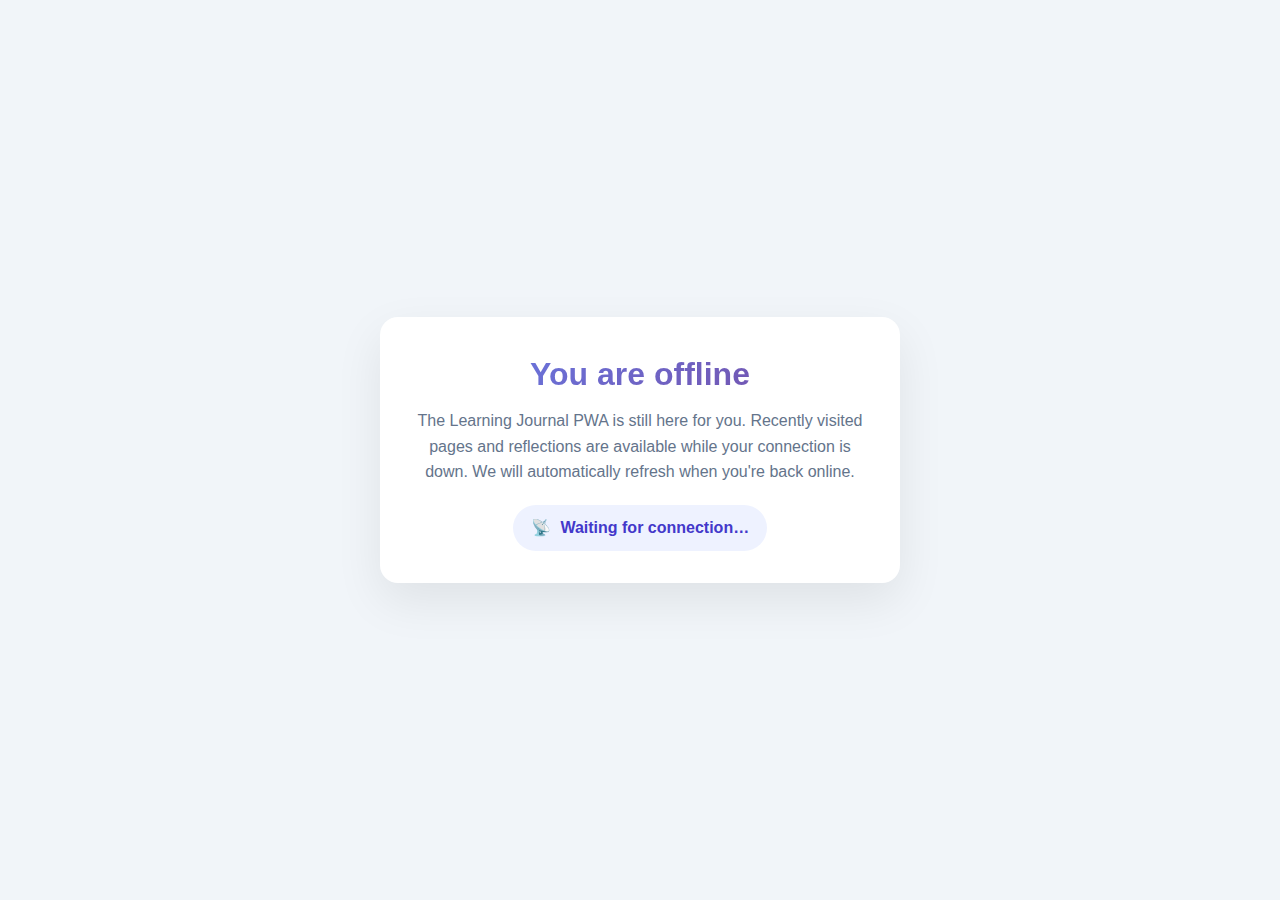
<file: static/offline.html>
<!DOCTYPE html>
<html lang="en">
<head>
  <meta charset="UTF-8" />
  <meta name="viewport" content="width=device-width, initial-scale=1.0" />
  <title>Learning Journal - Offline</title>
  <link rel="stylesheet" href="/css/style.css" />
</head>
<body style="display:flex;align-items:center;justify-content:center;min-height:100vh;background:var(--light,#f1f5f9);padding:2rem;">
  <div style="max-width:520px;width:100%;background:#fff;border-radius:18px;box-shadow:0 18px 48px rgba(0,0,0,0.08);padding:2rem;text-align:center;">
    <h1 style="margin-bottom:0.5rem;background:var(--gradient,linear-gradient(135deg,#667eea 0%,#764ba2 100%));-webkit-background-clip:text;-webkit-text-fill-color:transparent;">
      You are offline
    </h1>
    <p style="color:#64748b;margin-bottom:1.25rem;line-height:1.6;">
      The Learning Journal PWA is still here for you. Recently visited pages and reflections are available while your connection is down. We will automatically refresh when you're back online.
    </p>
    <div style="display:inline-flex;align-items:center;gap:0.6rem;background:#eef2ff;color:#4338ca;border-radius:999px;padding:0.65rem 1.1rem;font-weight:600;">
      <span aria-hidden="true">📡</span>
      <span>Waiting for connection…</span>
    </div>
  </div>
</body>
</html>
</file>
<file: css/style.css>
/* ===================================
   Learning Journal PWA - Main Stylesheet
   =================================== */

/* Reset & Base Styles */
* {
  margin: 0;
  padding: 0;
  box-sizing: border-box;
}

:root {
  --primary: #6366f1;
  --primary-dark: #4f46e5;
  --secondary: #8b5cf6;
  --accent: #ec4899;
  --dark: #0f172a;
  --dark-light: #1e293b;
  --gray: #64748b;
  --light: #f1f5f9;
  --white: #ffffff;
  --gradient: linear-gradient(135deg, #667eea 0%, #764ba2 100%);
  --gradient-2: linear-gradient(135deg, #f093fb 0%, #f5576c 100%);
  --shadow: 0 10px 30px rgba(0, 0, 0, 0.1);
  --shadow-lg: 0 20px 60px rgba(0, 0, 0, 0.15);
}

body {
  font-family: 'Segoe UI', Tahoma, Geneva, Verdana, sans-serif;
  line-height: 1.6;
  color: var(--dark);
  background: var(--light);
  overflow-x: hidden;
}

/* Animated Background */
.bg-animated {
  position: fixed;
  top: 0;
  left: 0;
  width: 100%;
  height: 100%;
  z-index: -1;
  background: linear-gradient(135deg, #667eea 0%, #764ba2 100%);
  opacity: 0.05;
}

.bg-animated::before {
  content: '';
  position: absolute;
  top: -50%;
  left: -50%;
  width: 200%;
  height: 200%;
  background: radial-gradient(circle, rgba(99, 102, 241, 0.1) 1px, transparent 1px);
  background-size: 50px 50px;
  animation: moveBackground 20s linear infinite;
}

@keyframes moveBackground {
  0% { transform: translate(0, 0); }
  100% { transform: translate(50px, 50px); }
}

/* Navigation */
nav {
  position: fixed;
  top: 0;
  width: 100%;
  background: rgba(255, 255, 255, 0.95);
  backdrop-filter: blur(10px);
  box-shadow: var(--shadow);
  z-index: 1000;
  transition: all 0.3s ease;
}

nav.scrolled {
  background: rgba(255, 255, 255, 0.98);
  box-shadow: var(--shadow-lg);
}

.nav-container {
  max-width: 1400px;
  margin: 0 auto;
  padding: 1rem 2rem;
  display: flex;
  justify-content: space-between;
  align-items: center;
}

.logo {
  font-size: 1.5rem;
  font-weight: 700;
  background: var(--gradient);
  -webkit-background-clip: text;
  -webkit-text-fill-color: transparent;
  background-clip: text;
  cursor: pointer;
  transition: transform 0.3s ease;
  text-decoration: none;
}

.logo:hover {
  transform: scale(1.05);
}

.nav-links {
  display: flex;
  gap: 2rem;
  list-style: none;
}

.nav-links a {
  text-decoration: none;
  color: var(--dark);
  font-weight: 500;
  position: relative;
  padding: 0.5rem 0;
  transition: color 0.3s ease;
}

.nav-links a::after {
  content: '';
  position: absolute;
  bottom: 0;
  left: 0;
  width: 0;
  height: 2px;
  background: var(--gradient);
  transition: width 0.3s ease;
}

.nav-links a:hover::after,
.nav-links a.active::after {
  width: 100%;
}

.nav-links a:hover {
  color: var(--primary);
}

.menu-toggle {
  display: none;
  flex-direction: column;
  cursor: pointer;
  gap: 5px;
}

.menu-toggle span {
  width: 25px;
  height: 3px;
  background: var(--dark);
  border-radius: 3px;
  transition: all 0.3s ease;
}

/* Main Container */
main {
  padding-top: 80px;
  min-height: calc(100vh - 300px);
}

/* Hero Section */
.hero {
  min-height: 100vh;
  display: flex;
  align-items: center;
  justify-content: center;
  padding: 4rem 2rem;
  position: relative;
  overflow: hidden;
}

.hero-content {
  max-width: 1400px;
  width: 100%;
  display: grid;
  grid-template-columns: 1fr 1fr;
  gap: 4rem;
  align-items: center;
}

.hero-text {
  animation: fadeInLeft 1s ease;
}

.hero-text h1 {
  font-size: 3.5rem;
  line-height: 1.2;
  margin-bottom: 1.5rem;
  background: var(--gradient);
  -webkit-background-clip: text;
  -webkit-text-fill-color: transparent;
  background-clip: text;
}

.hero-text .subtitle {
  font-size: 1.25rem;
  color: var(--gray);
  margin-bottom: 2rem;
  line-height: 1.8;
}

.hero-buttons {
  display: flex;
  gap: 1rem;
  flex-wrap: wrap;
}

.btn {
  padding: 1rem 2rem;
  border-radius: 50px;
  text-decoration: none;
  font-weight: 600;
  transition: all 0.3s ease;
  display: inline-flex;
  align-items: center;
  gap: 0.5rem;
  cursor: pointer;
  border: none;
  font-size: 1rem;
}

.btn-primary {
  background: var(--gradient);
  color: var(--white);
  box-shadow: 0 5px 15px rgba(102, 126, 234, 0.4);
}

.btn-primary:hover {
  transform: translateY(-2px);
  box-shadow: 0 8px 25px rgba(102, 126, 234, 0.6);
}

.btn-outline {
  background: transparent;
  color: var(--primary);
  border: 2px solid var(--primary);
}

.btn-outline:hover {
  background: var(--primary);
  color: var(--white);
  transform: translateY(-2px);
}

.hero-visual {
  position: relative;
  animation: fadeInRight 1s ease;
}

.hero-card {
  background: var(--white);
  padding: 2rem;
  border-radius: 20px;
  box-shadow: var(--shadow-lg);
  transform: perspective(1000px) rotateY(-5deg);
  transition: all 0.5s ease;
}

.hero-card:hover {
  transform: perspective(1000px) rotateY(0deg);
  box-shadow: 0 30px 80px rgba(0, 0, 0, 0.2);
}

.stats-grid {
  display: grid;
  grid-template-columns: repeat(2, 1fr);
  gap: 1.5rem;
  margin-top: 2rem;
}

.stat-item {
  text-align: center;
  padding: 1.5rem;
  background: var(--light);
  border-radius: 15px;
  transition: all 0.3s ease;
}

.stat-item:hover {
  background: var(--gradient);
  color: var(--white);
  transform: translateY(-5px);
}

.stat-number {
  font-size: 2rem;
  font-weight: 700;
  display: block;
  margin-bottom: 0.5rem;
}

/* Section Styles */
section {
  padding: 5rem 2rem;
  max-width: 1400px;
  margin: 0 auto;
}

.section-header {
  text-align: center;
  margin-bottom: 4rem;
  animation: fadeInUp 0.8s ease;
}

.section-header h2 {
  font-size: 2.5rem;
  margin-bottom: 1rem;
  background: var(--gradient);
  -webkit-background-clip: text;
  -webkit-text-fill-color: transparent;
  background-clip: text;
}

.section-header p {
  font-size: 1.1rem;
  color: var(--gray);
  max-width: 600px;
  margin: 0 auto;
}

/* Page Header */
.page-header {
  padding: 8rem 2rem 4rem;
  text-align: center;
  background: linear-gradient(135deg, rgba(102, 126, 234, 0.1) 0%, rgba(118, 75, 162, 0.1) 100%);
}

.page-header h1 {
  font-size: 3rem;
  margin-bottom: 1rem;
  background: var(--gradient);
  -webkit-background-clip: text;
  -webkit-text-fill-color: transparent;
  background-clip: text;
}

.page-header p {
  font-size: 1.2rem;
  color: var(--gray);
  max-width: 600px;
  margin: 0 auto;
}

/* Journal Styles */
.journal-grid {
  display: grid;
  grid-template-columns: repeat(auto-fit, minmax(350px, 1fr));
  gap: 2rem;
}

.journal-card {
  background: var(--white);
  border-radius: 20px;
  overflow: hidden;
  box-shadow: var(--shadow);
  transition: all 0.3s ease;
  animation: fadeInUp 0.8s ease;
}

.journal-card:hover {
  transform: translateY(-10px);
  box-shadow: var(--shadow-lg);
}

.journal-header {
  background: var(--gradient);
  color: var(--white);
  padding: 2rem;
}

.week-badge {
  display: inline-block;
  padding: 0.5rem 1rem;
  background: rgba(255, 255, 255, 0.2);
  border-radius: 50px;
  font-size: 0.9rem;
  margin-bottom: 0.5rem;
}

.journal-header h3 {
  font-size: 1.5rem;
  margin-bottom: 0.5rem;
}

.journal-date {
  opacity: 0.9;
  font-size: 0.9rem;
}

.journal-body {
  padding: 2rem;
}

.journal-question {
  margin-bottom: 2rem;
}

.journal-question h4 {
  color: var(--primary);
  margin-bottom: 0.75rem;
  font-size: 1.1rem;
  display: flex;
  align-items: center;
  gap: 0.5rem;
}

.journal-question h4::before {
  content: '\2192';
  color: var(--accent);
}

.journal-question p {
  color: var(--gray);
  line-height: 1.8;
}

.journal-tags {
  display: flex;
  flex-wrap: wrap;
  gap: 0.5rem;
  margin-top: 1.5rem;
  padding-top: 1.5rem;
  border-top: 1px solid var(--light);
}

.tag {
  padding: 0.4rem 1rem;
  background: var(--light);
  border-radius: 50px;
  font-size: 0.85rem;
  color: var(--primary);
  font-weight: 500;
}

/* About Styles */
.about-container {
  display: grid;
  grid-template-columns: 1fr 1.5fr;
  gap: 4rem;
  align-items: start;
}

.profile-card {
  background: var(--white);
  border-radius: 20px;
  padding: 1rem;
  box-shadow: var(--shadow);
  text-align: center;
  position: sticky;
  top: 100px;
}

.profile-image {
  width: 200px;
  height: 200px;
  border-radius: 50%;
  background: var(--gradient);
  margin: 0 auto 1.5rem;
  display: flex;
  align-items: center;
  justify-content: center;
  font-size: 4rem;
  color: var(--white);
  box-shadow: var(--shadow);
}

.profile-photo {
  width: 200px;
  height: 200px;
  border-radius: 50%;
  object-fit: cover;
  border: 4px solid #fff;
  box-shadow: 0 2px 8px rgba(40, 40, 40, 0.08);
}

.profile-name {
  font-size: 1.8rem;
  margin-bottom: 0.5rem;
}

.profile-title {
  color: var(--gray);
  margin-bottom: 1.5rem;
}

.social-links {
  display: flex;
  justify-content: center;
  gap: 1rem;
  margin-top: 1.5rem;
}

.social-link {
  width: 40px;
  height: 40px;
  border-radius: 50%;
  background: var(--light);
  display: flex;
  align-items: center;
  justify-content: center;
  text-decoration: none;
  color: var(--primary);
  transition: all 0.3s ease;
  font-size: 1.2rem;
}

.social-link:hover {
  background: var(--gradient);
  color: var(--white);
  transform: translateY(-3px);
}

.about-content {
  background: var(--white);
  border-radius: 20px;
  padding: 3rem;
  box-shadow: var(--shadow);
}

.about-section {
  margin-bottom: 3rem;
}

.about-section:last-child {
  margin-bottom: 0;
}

.about-section h3 {
  font-size: 1.8rem;
  margin-bottom: 1.5rem;
  color: var(--primary);
}

.about-section p {
  color: var(--gray);
  line-height: 1.8;
  margin-bottom: 1rem;
}

.skills-grid {
  display: grid;
  grid-template-columns: repeat(auto-fit, minmax(150px, 1fr));
  gap: 1rem;
  margin-top: 1.5rem;
}

.skill-item {
  padding: 1.5rem;
  background: var(--light);
  border-radius: 15px;
  text-align: center;
  transition: all 0.3s ease;
  cursor: pointer;
}

.skill-item:hover {
  background: var(--gradient);
  color: var(--white);
  transform: translateY(-5px);
}

.skill-icon {
  font-size: 2rem;
  margin-bottom: 0.5rem;
  display: block;
}

.skill-name {
  font-weight: 600;
}

.timeline {
  position: relative;
  padding-left: 2rem;
}

.timeline::before {
  content: '';
  position: absolute;
  left: 0;
  top: 0;
  height: 100%;
  width: 2px;
  background: var(--gradient);
}

.timeline-item {
  position: relative;
  padding-bottom: 2rem;
}

.timeline-item::before {
  content: '';
  position: absolute;
  left: -2.5rem;
  top: 0;
  width: 12px;
  height: 12px;
  border-radius: 50%;
  background: var(--primary);
  border: 3px solid var(--white);
  box-shadow: 0 0 0 4px var(--light);
}

.timeline-content h4 {
  font-size: 1.2rem;
  margin-bottom: 0.5rem;
  color: var(--primary);
}

.timeline-date {
  color: var(--gray);
  font-size: 0.9rem;
  margin-bottom: 0.5rem;
}

.timeline-content p {
  color: var(--gray);
  line-height: 1.8;
}

/* Projects Styles */
.projects-grid {
  display: grid;
  grid-template-columns: repeat(auto-fit, minmax(350px, 1fr));
  gap: 2rem;
}

.project-card {
  background: var(--white);
  border-radius: 20px;
  overflow: hidden;
  box-shadow: var(--shadow);
  transition: all 0.3s ease;
  cursor: pointer;
}

.project-card:hover {
  transform: translateY(-10px);
  box-shadow: var(--shadow-lg);
}

.project-image {
  height: 200px;
  background: var(--gradient);
  display: flex;
  align-items: center;
  justify-content: center;
  color: var(--white);
  font-size: 3rem;
  position: relative;
  overflow: hidden;
}

.project-image::before {
  content: '';
  position: absolute;
  top: 0;
  left: 0;
  width: 100%;
  height: 100%;
  background: radial-gradient(circle at center, rgba(255,255,255,0.1) 0%, transparent 70%);
  animation: pulse 3s ease infinite;
}

@keyframes pulse {
  0%, 100% { opacity: 0.5; }
  50% { opacity: 1; }
}

.project-content {
  padding: 2rem;
}

.project-content h3 {
  font-size: 1.5rem;
  margin-bottom: 1rem;
  color: var(--dark);
}

.project-description {
  color: var(--gray);
  margin-bottom: 1.5rem;
  line-height: 1.8;
}

.tech-stack {
  display: flex;
  flex-wrap: wrap;
  gap: 0.5rem;
  margin-bottom: 1.5rem;
}

.tech-tag {
  padding: 0.4rem 1rem;
  background: var(--light);
  border-radius: 50px;
  font-size: 0.85rem;
  color: var(--primary);
  font-weight: 500;
}

.project-status {
  display: inline-block;
  padding: 0.5rem 1rem;
  background: var(--gradient);
  color: var(--white);
  border-radius: 50px;
  font-size: 0.85rem;
  font-weight: 600;
}

.project-links {
  display: flex;
  gap: 1rem;
  margin-top: 1.5rem;
}

.project-link {
  padding: 0.75rem 1.5rem;
  border-radius: 50px;
  text-decoration: none;
  font-weight: 600;
  transition: all 0.3s ease;
  display: inline-flex;
  align-items: center;
  gap: 0.5rem;
  font-size: 0.9rem;
}

/* Features Section */
.features-grid {
  display: grid;
  grid-template-columns: repeat(auto-fit, minmax(280px, 1fr));
  gap: 2rem;
  margin-top: 3rem;
}

.feature-card {
  padding: 2.5rem;
  background: var(--white);
  border-radius: 20px;
  box-shadow: var(--shadow);
  transition: all 0.3s ease;
  text-align: center;
}

.feature-card:hover {
  transform: translateY(-10px);
  box-shadow: var(--shadow-lg);
}

.feature-icon {
  width: 80px;
  height: 80px;
  margin: 0 auto 1.5rem;
  background: var(--gradient);
  border-radius: 20px;
  display: flex;
  align-items: center;
  justify-content: center;
  font-size: 2.5rem;
  color: var(--white);
  transform: rotate(-5deg);
  transition: all 0.3s ease;
}

.feature-card:hover .feature-icon {
  transform: rotate(0deg) scale(1.1);
}

.feature-card h3 {
  font-size: 1.3rem;
  margin-bottom: 1rem;
  color: var(--dark);
}

.feature-card p {
  color: var(--gray);
  line-height: 1.8;
}

/* Footer */
footer {
  background: var(--dark);
  color: var(--white);
  padding: 4rem 2rem 2rem;
  margin-top: 5rem;
}

.footer-content {
  max-width: 1400px;
  margin: 0 auto;
  display: grid;
  grid-template-columns: repeat(auto-fit, minmax(250px, 1fr));
  gap: 3rem;
  margin-bottom: 3rem;
}

.footer-section h3 {
  margin-bottom: 1.5rem;
  font-size: 1.3rem;
}

.footer-section p,
.footer-section a {
  color: rgba(255, 255, 255, 0.7);
  text-decoration: none;
  display: block;
  margin-bottom: 0.75rem;
  transition: color 0.3s ease;
}

.footer-section a:hover {
  color: var(--white);
}

.footer-bottom {
  text-align: center;
  padding-top: 2rem;
  border-top: 1px solid rgba(255, 255, 255, 0.1);
  color: rgba(255, 255, 255, 0.7);
}

/* Animations */
@keyframes fadeInUp {
  from {
      opacity: 0;
      transform: translateY(30px);
  }
  to {
      opacity: 1;
      transform: translateY(0);
  }
}

@keyframes fadeInLeft {
  from {
      opacity: 0;
      transform: translateX(-30px);
  }
  to {
      opacity: 1;
      transform: translateX(0);
  }
}

@keyframes fadeInRight {
  from {
      opacity: 0;
      transform: translateX(30px);
  }
  to {
      opacity: 1;
      transform: translateX(0);
  }
}

/* Scroll Animations */
.fade-in {
  opacity: 0;
  transform: translateY(30px);
  transition: all 0.8s ease;
}

.fade-in.visible {
  opacity: 1;
  transform: translateY(0);
}

/* Responsive Design */
@media (max-width: 1024px) {
  .hero-content {
      grid-template-columns: 1fr;
      text-align: center;
  }

  .hero-text h1 {
      font-size: 2.5rem;
  }

  .hero-buttons {
      justify-content: center;
  }

  .about-container {
      grid-template-columns: 1fr;
  }

  .profile-card {
      position: relative;
      top: 0;
  }
}

@media (max-width: 768px) {
  .nav-links {
      position: fixed;
      top: 0;
      right: -100%;
      height: 100vh;
      width: 70%;
      background: var(--white);
      flex-direction: column;
      padding: 5rem 2rem;
      box-shadow: var(--shadow-lg);
      transition: right 0.3s ease;
  }

  .nav-links.active {
      right: 0;
  }

  .menu-toggle {
      display: flex;
  }

  .menu-toggle.active span:nth-child(1) {
      transform: rotate(45deg) translate(8px, 8px);
  }

  .menu-toggle.active span:nth-child(2) {
      opacity: 0;
  }

  .menu-toggle.active span:nth-child(3) {
      transform: rotate(-45deg) translate(7px, -7px);
  }

  .hero-text h1 {
      font-size: 2rem;
  }

  .hero-text .subtitle {
      font-size: 1rem;
  }

  .page-header h1 {
      font-size: 2rem;
  }

  section {
      padding: 3rem 1rem;
  }

  .section-header h2 {
      font-size: 2rem;
  }

  .journal-grid,
  .projects-grid,
  .features-grid {
      grid-template-columns: 1fr;
  }

  .stats-grid {
      grid-template-columns: 1fr;
  }
}

@media (max-width: 480px) {
  .nav-container {
      padding: 1rem;
  }

  .logo {
      font-size: 1.2rem;
  }

  .hero {
      padding: 5rem 1rem 3rem;
  }

  .hero-text h1 {
      font-size: 1.75rem;
  }

  .btn {
      padding: 0.875rem 1.5rem;
      font-size: 0.9rem;
  }

  .about-content,
  .journal-body,
  .project-content {
      padding: 1.5rem;
  }

  .page-header {
      padding: 6rem 1rem 3rem;
  }
}
</file>
